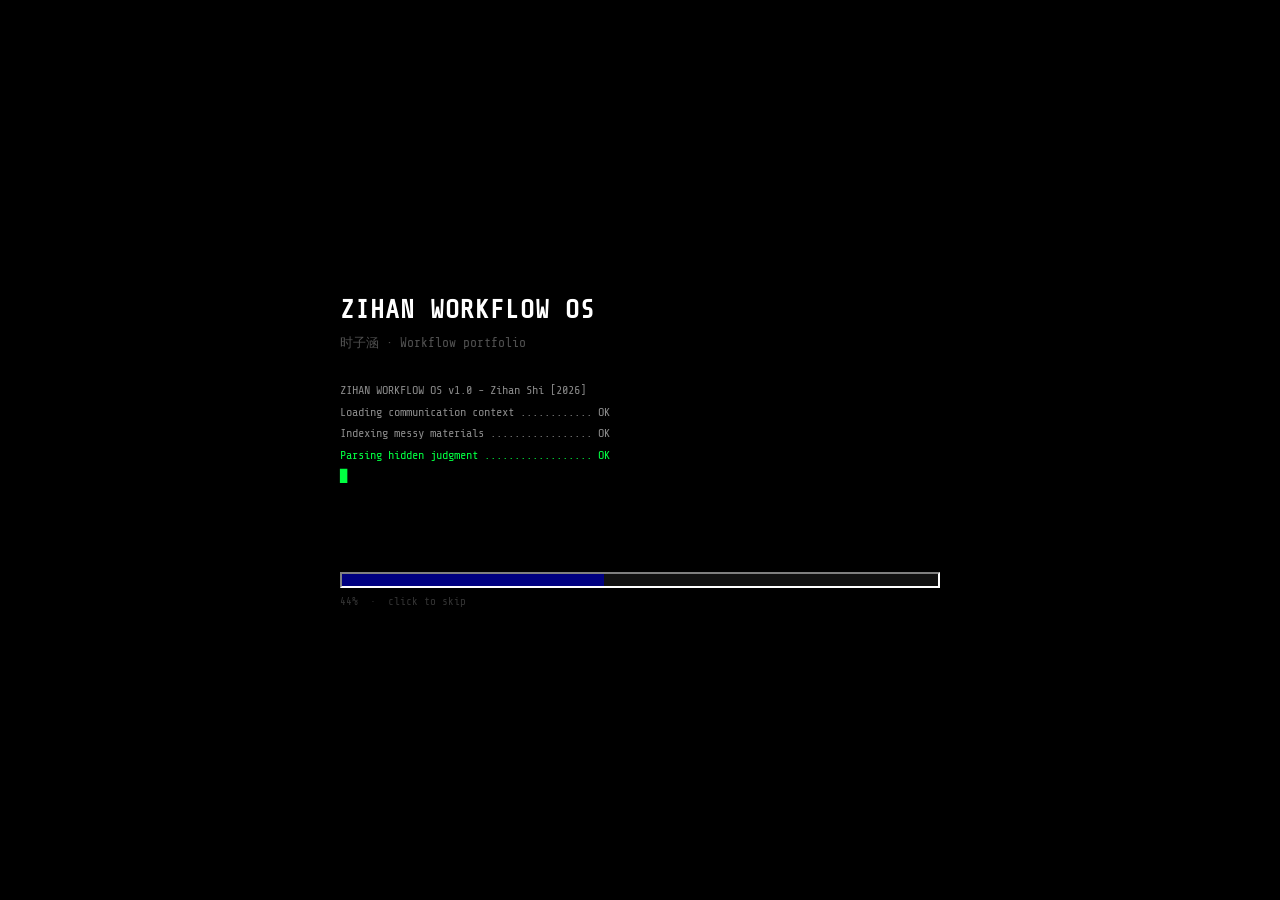
<file: index.html>
<!DOCTYPE html>
  <html lang="zh-CN">
    <head>
      
      <meta charset="UTF-8" />
      <meta name="viewport" content="width=device-width, initial-scale=1.0" />
      <title>时子涵 · AI Workflow Portfolio</title>
      <meta name="description" content="时子涵的个人作品集：汽车公关、AI 工作流、PR Agent 与播客研究所项目展示。" />
      <meta name="robots" content="index, follow" />
      <style>html, body { height: 100%; margin: 0; } #root { height: 100%; }</style>
      
      <script type="module" crossorigin src="./assets/index-CmPvWAl0.js"></script>
      <link rel="stylesheet" crossorigin href="./assets/index-D6s5MkZf.css">
    </head>

    <body>
      
      <div id="root"></div>
      
    </body>
  </html>
</file>
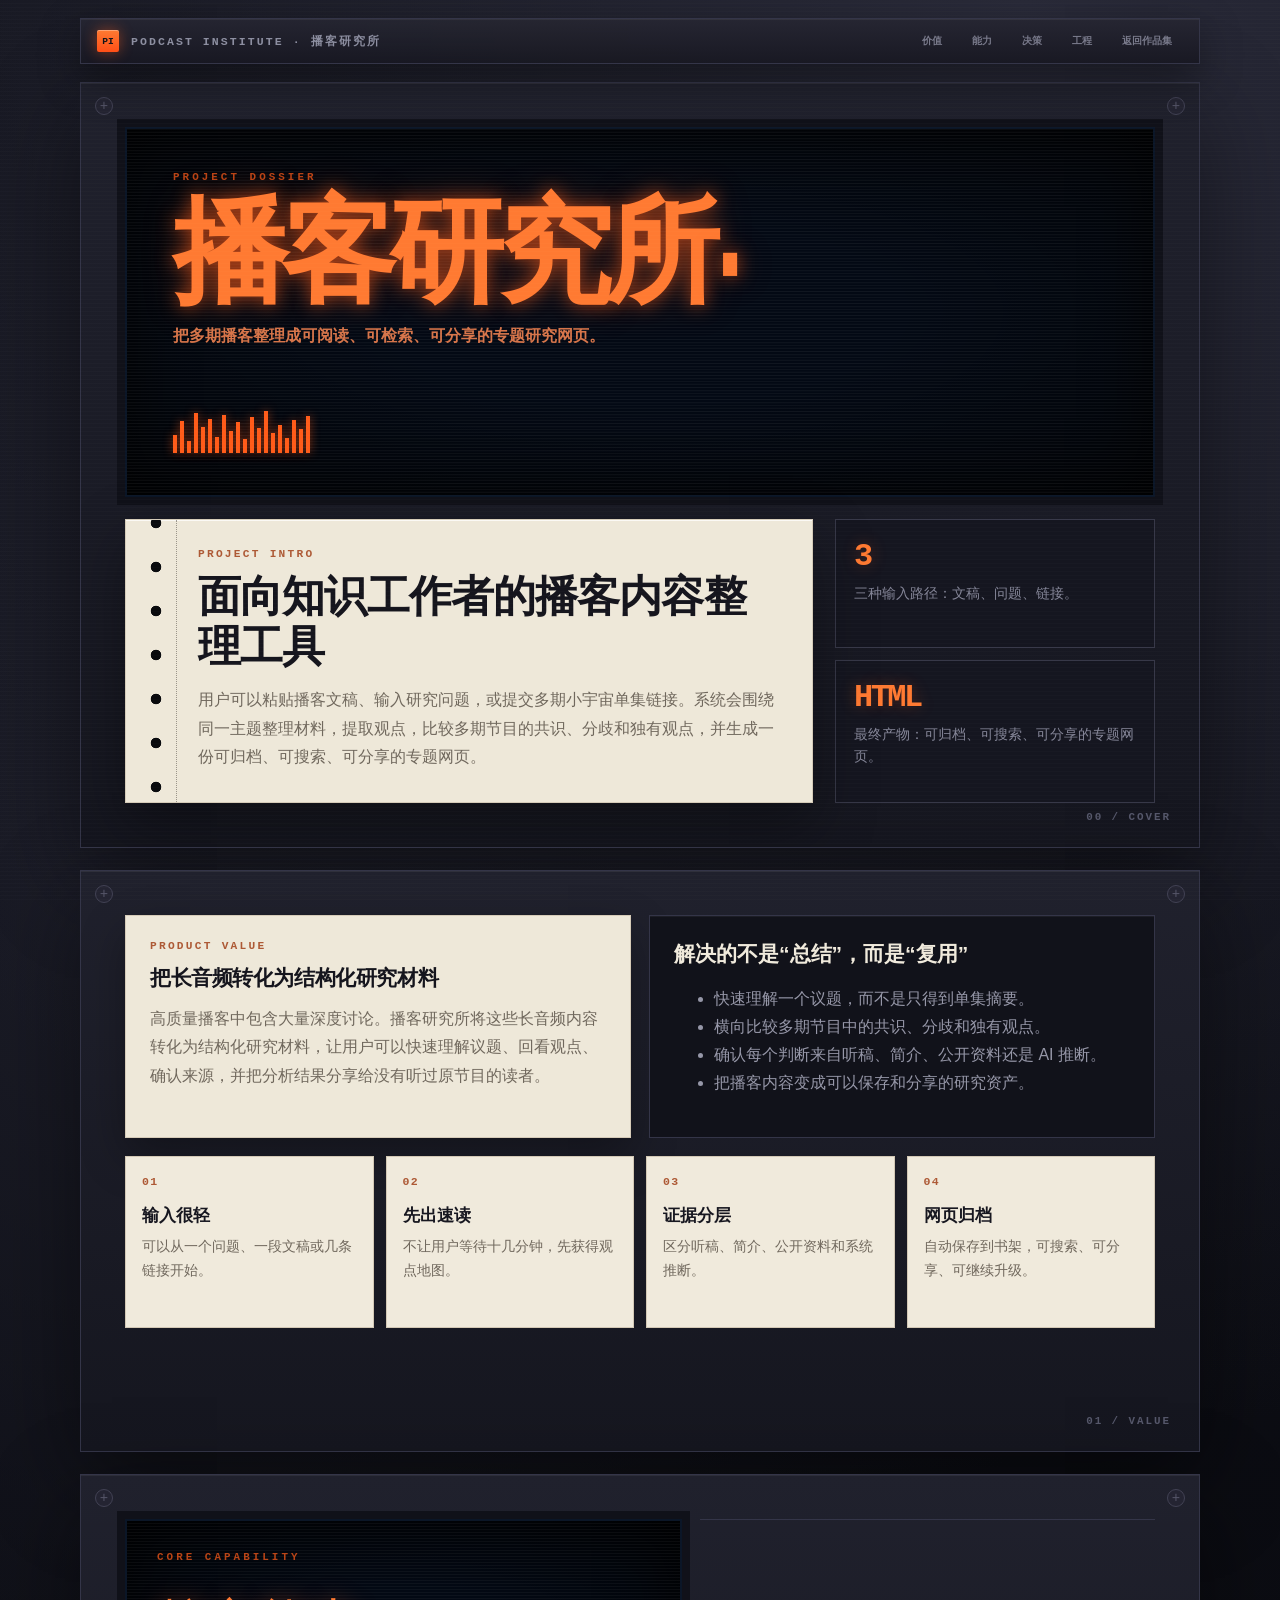
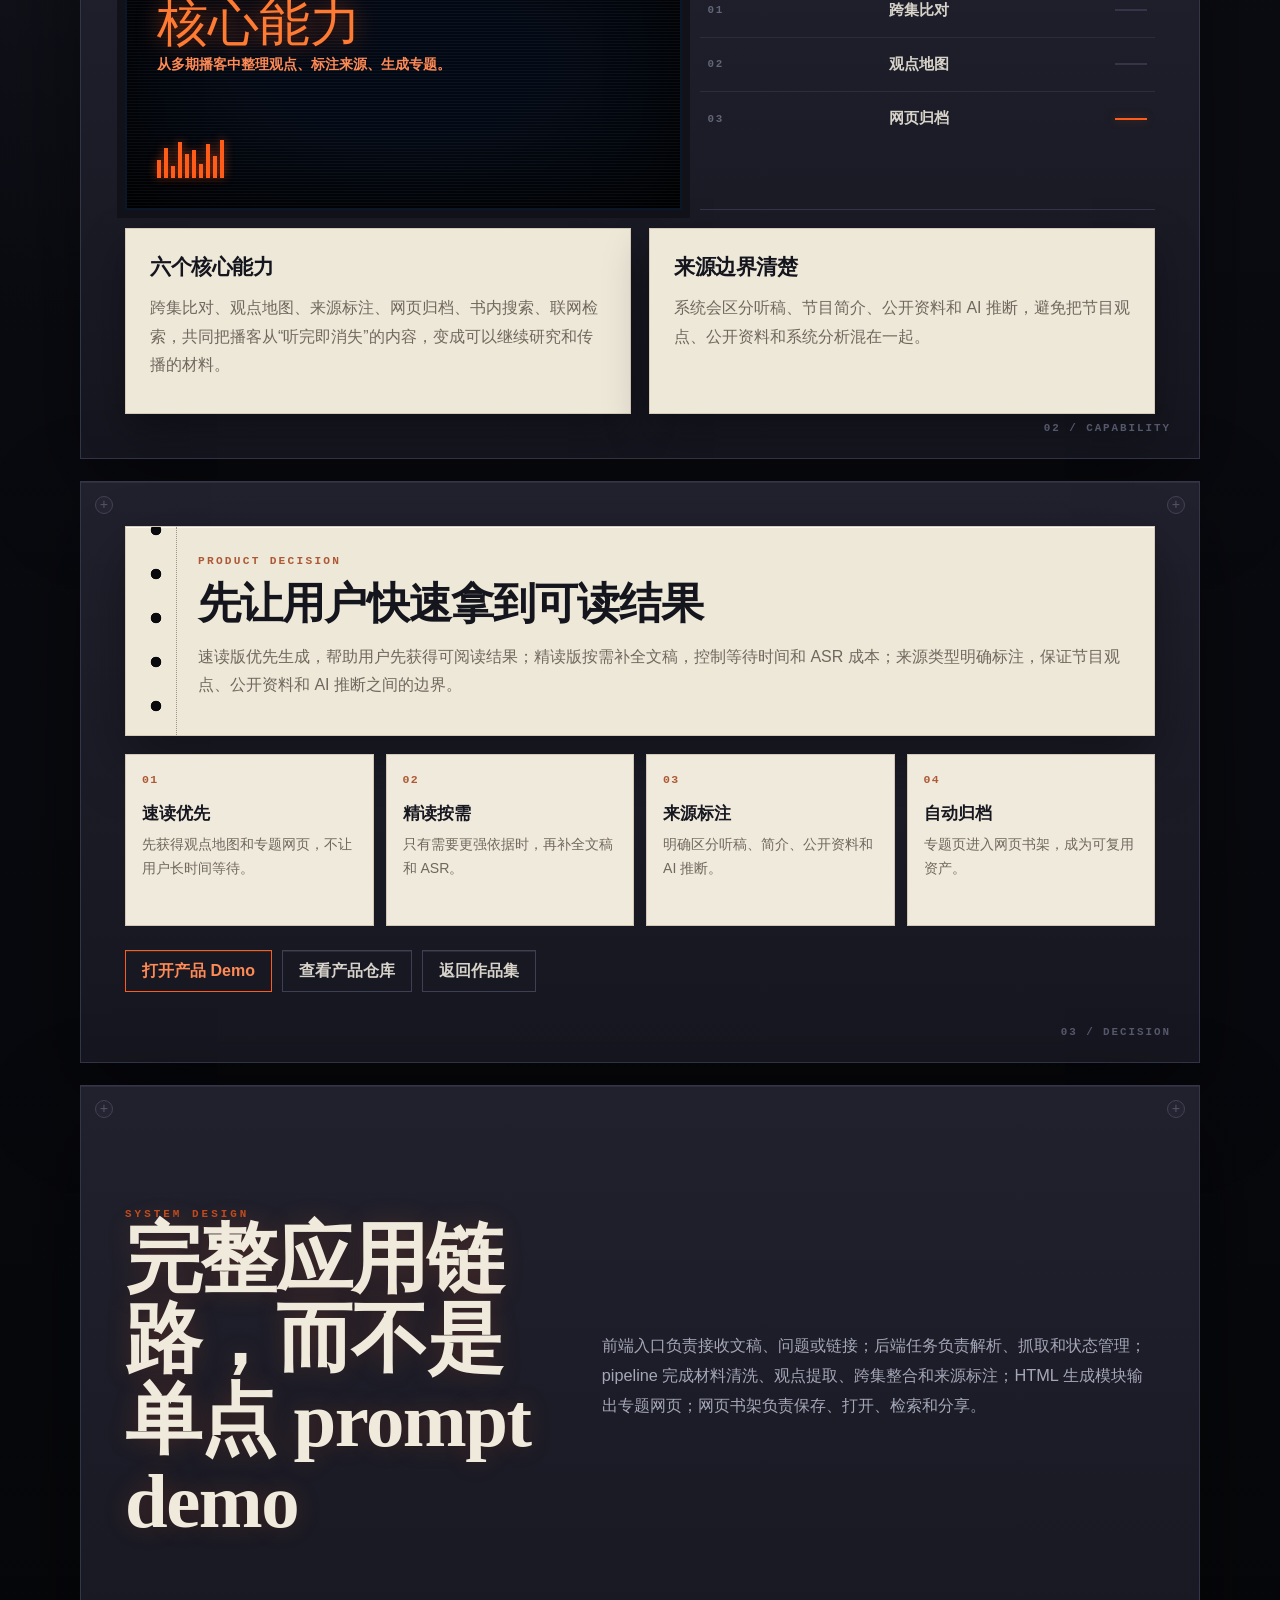
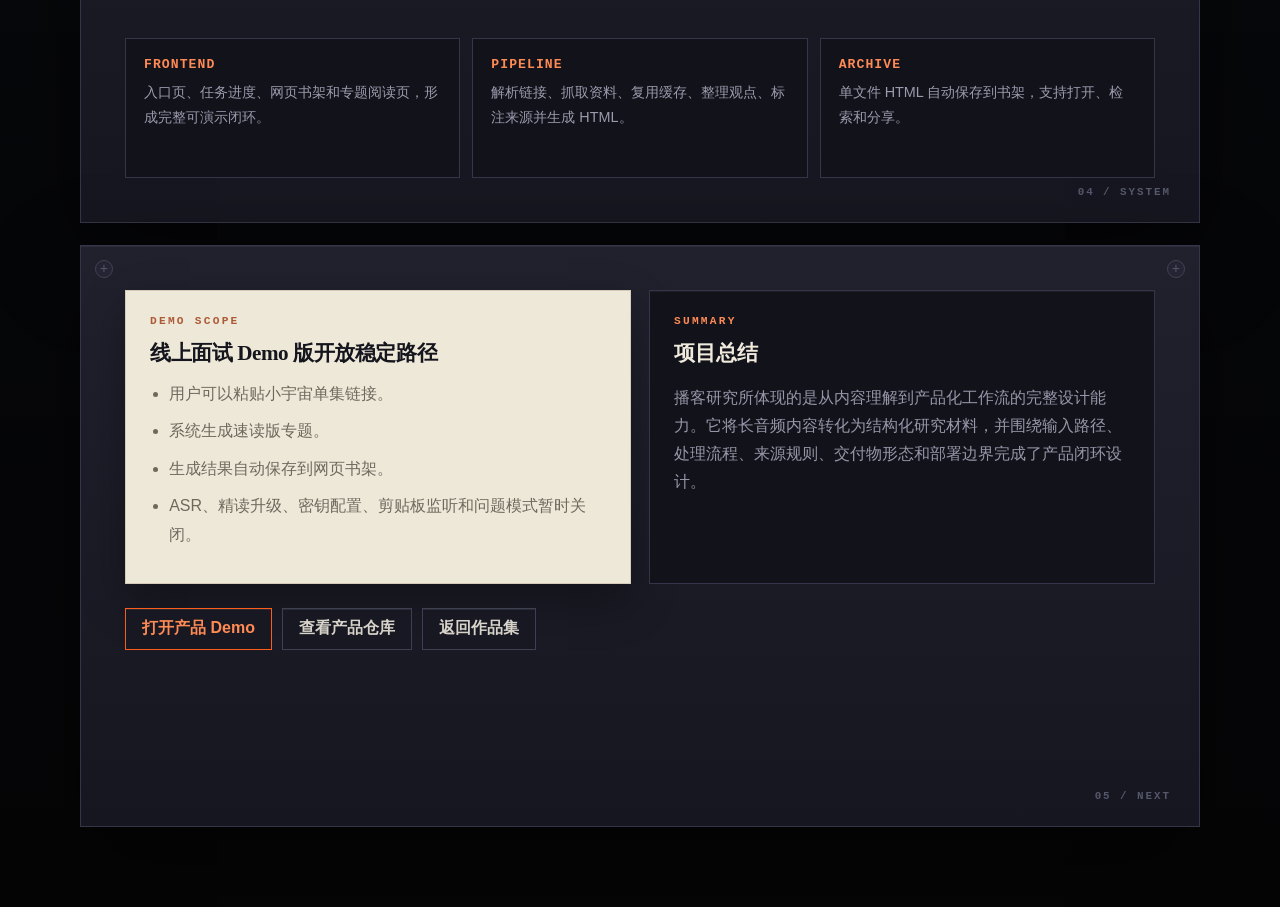
<file: podcast-institute.html>
<!doctype html>
<html lang="zh-CN">
<head>
  <meta charset="utf-8">
  <meta name="viewport" content="width=device-width, initial-scale=1">
  <title>播客研究所 · 项目介绍</title>
  <style>
    :root {
      --bg:#0b0c12;
      --panel:#171822;
      --panel-2:#222331;
      --line:#343548;
      --line-soft:#252638;
      --crt:#030811;
      --orange:#ff5c1a;
      --orange-soft:#ff8a55;
      --paper:#eee8d9;
      --paper-soft:#f7f0df;
      --ink:#171720;
      --muted:#8b8c9d;
      --paper-muted:#70685d;
      --mono:"SFMono-Regular","Menlo","Monaco","Consolas","Courier New",monospace;
      --sans:"PingFang SC","Noto Sans SC",-apple-system,BlinkMacSystemFont,sans-serif;
      --serif:"Songti SC","Noto Serif SC","STSong",serif;
    }

    * { box-sizing:border-box }
    html { scroll-behavior:smooth }
    body {
      margin:0;
      min-height:100vh;
      color:#f0eadc;
      background:
        radial-gradient(circle at 80% 0%, #292a39 0, transparent 34%),
        radial-gradient(circle at 12% 22%, #1b1c27 0, transparent 30%),
        linear-gradient(180deg,#11121a 0,#08090e 62%,#050506 100%);
      font-family:var(--sans);
      overflow-x:hidden;
    }

    body::before {
      content:"";
      position:fixed;
      inset:0;
      pointer-events:none;
      background:
        repeating-linear-gradient(0deg, rgba(255,255,255,.025) 0 1px, transparent 1px 4px),
        radial-gradient(ellipse at center, transparent 35%, rgba(0,0,0,.42) 100%);
      mix-blend-mode:screen;
      opacity:.5;
      z-index:10;
    }

    a { color:inherit }

    .deck-shell {
      width:min(1120px, calc(100% - 32px));
      margin:0 auto;
      padding:18px 0 80px;
    }

    .topbar {
      position:sticky;
      top:12px;
      z-index:20;
      display:flex;
      align-items:center;
      justify-content:space-between;
      gap:16px;
      min-height:46px;
      padding:0 16px;
      border:1px solid var(--line);
      background:linear-gradient(180deg,rgba(38,38,50,.94),rgba(24,24,34,.94));
      backdrop-filter:blur(14px);
      box-shadow:0 14px 40px rgba(0,0,0,.38), inset 0 1px 0 rgba(255,255,255,.06);
    }

    .brand {
      display:flex;
      align-items:center;
      gap:12px;
      min-width:0;
      color:#8d8fa1;
      font:900 .72rem var(--mono);
      letter-spacing:.18em;
      text-transform:uppercase;
    }

    .brand-mark {
      display:grid;
      place-items:center;
      width:22px;
      height:22px;
      border-radius:2px;
      color:#12131a;
      background:linear-gradient(180deg,#ff7a32,#ff4f17);
      box-shadow:0 0 14px rgba(255,92,26,.46), inset 0 1px 0 rgba(255,255,255,.32);
      font:900 .6rem var(--mono);
      letter-spacing:0;
    }

    .nav {
      display:flex;
      align-items:center;
      gap:8px;
      color:#797a8b;
      font:900 .65rem var(--mono);
    }

    .nav a {
      padding:7px 10px;
      border:1px solid transparent;
      text-decoration:none;
      white-space:nowrap;
    }

    .nav a:hover {
      border-color:#444658;
      color:#ff8a55;
    }

    .slides {
      display:grid;
      gap:22px;
      margin-top:18px;
    }

    .slide {
      position:relative;
      min-height:580px;
      border:1px solid var(--line);
      background:linear-gradient(180deg,#20212d,#15161f);
      box-shadow:0 32px 90px rgba(0,0,0,.46), inset 0 1px 0 rgba(255,255,255,.06);
      overflow:hidden;
    }

    .slide::before,
    .slide::after {
      content:"+";
      position:absolute;
      top:14px;
      display:grid;
      place-items:center;
      width:16px;
      height:16px;
      border:1px solid #424254;
      border-radius:50%;
      color:#555568;
      background:#242432;
      font:400 14px var(--mono);
      z-index:2;
    }

    .slide::before { left:14px }
    .slide::after { right:14px }

    .slide-inner {
      position:relative;
      z-index:1;
      min-height:580px;
      padding:44px;
    }

    .screen {
      position:relative;
      border:2px solid #0b1627;
      background:#030914;
      box-shadow:inset 0 0 64px rgba(0,0,0,.92), 0 0 0 8px #101119;
      overflow:hidden;
    }

    .screen::before {
      content:"";
      position:absolute;
      inset:0;
      pointer-events:none;
      background:
        repeating-linear-gradient(0deg, transparent 0 2px, rgba(255,255,255,.04) 2px 3px),
        radial-gradient(ellipse at center, transparent 35%, rgba(0,0,0,.72) 100%);
      z-index:3;
    }

    .kicker {
      position:relative;
      z-index:4;
      color:var(--orange);
      font:900 .68rem var(--mono);
      letter-spacing:.28em;
      text-transform:uppercase;
      opacity:.72;
    }

    .hero-screen {
      min-height:358px;
      padding:42px 46px;
    }

    .hero-title {
      position:relative;
      z-index:4;
      max-width:720px;
      margin:16px 0 0;
      color:#ff7a32;
      font-family:var(--serif);
      font-size:clamp(3.2rem, 9vw, 7.2rem);
      line-height:.92;
      letter-spacing:-.06em;
      text-shadow:0 0 18px rgba(255,92,26,.62), 0 0 40px rgba(255,92,26,.22);
    }

    .hero-title span {
      animation:cursorBlink 1.1s steps(1) infinite;
      font-size:.42em;
      margin-left:.08em;
      vertical-align:.18em;
    }

    .hero-sub {
      position:relative;
      z-index:4;
      margin:18px 0 0;
      max-width:560px;
      color:#ff8a55;
      font-weight:800;
      line-height:1.65;
      opacity:.84;
    }

    .signal {
      position:relative;
      z-index:4;
      display:flex;
      align-items:end;
      gap:3px;
      height:60px;
      margin-top:44px;
    }

    .signal i {
      width:4px;
      min-height:8px;
      background:#ff5c1a;
      box-shadow:0 0 10px rgba(255,92,26,.6);
      animation:bar 840ms ease-in-out infinite alternate;
    }

    .signal i:nth-child(2n) { animation-duration:620ms }
    .signal i:nth-child(3n) { animation-duration:1120ms }

    .hero-grid {
      display:grid;
      grid-template-columns:1fr 320px;
      gap:22px;
      margin-top:22px;
    }

    .receipt {
      position:relative;
      background:var(--paper);
      color:var(--ink);
      border:1px solid #d5cbb8;
      box-shadow:0 24px 56px rgba(0,0,0,.36), inset 0 1px 0 rgba(255,255,255,.75);
      padding:28px 30px 30px 72px;
      min-height:210px;
    }

    .receipt::before {
      content:"";
      position:absolute;
      left:24px;
      top:0;
      bottom:0;
      width:12px;
      background:radial-gradient(circle,#090a0d 0 5px,transparent 5.6px) center 25px/12px 44px repeat-y;
    }

    .receipt::after {
      content:"";
      position:absolute;
      left:50px;
      top:0;
      bottom:0;
      border-left:1px dotted rgba(55,50,44,.46);
    }

    .receipt > * { position:relative; z-index:1 }

    .receipt h2,
    .paper-card h3,
    .statement h2 {
      margin:0;
      font-family:var(--serif);
      font-weight:800;
      letter-spacing:-.02em;
      color:#15151d;
    }

    .receipt h2 {
      font-size:clamp(1.7rem,4vw,2.7rem);
      line-height:1.15;
    }

    .receipt p {
      color:var(--paper-muted);
      line-height:1.8;
      margin:14px 0 0;
    }

    .receipt-label,
    .section-no {
      color:#ad5935;
      font:900 .7rem var(--mono);
      letter-spacing:.2em;
      text-transform:uppercase;
      margin-bottom:12px;
    }

    .metric-stack {
      display:grid;
      gap:12px;
    }

    .metric {
      border:1px solid #373848;
      background:#151620;
      padding:18px;
      min-height:112px;
    }

    .metric strong {
      display:block;
      color:#ff7a32;
      font:900 2rem var(--mono);
      letter-spacing:-.08em;
      text-shadow:0 0 16px rgba(255,92,26,.28);
    }

    .metric span {
      display:block;
      color:#858698;
      margin-top:8px;
      font-size:.88rem;
      line-height:1.55;
    }

    .two-col {
      display:grid;
      grid-template-columns:1fr 1fr;
      gap:18px;
      align-items:stretch;
    }

    .paper-card {
      background:var(--paper);
      color:var(--ink);
      border:1px solid #d6cbb8;
      padding:24px;
      box-shadow:0 18px 42px rgba(0,0,0,.3);
    }

    .paper-card h3 {
      font-size:1.32rem;
      line-height:1.35;
      margin-top:0;
      margin-bottom:12px;
    }

    .paper-card p,
    .paper-card li {
      color:var(--paper-muted);
      line-height:1.8;
      margin:.55em 0;
    }

    .paper-card ul {
      padding-left:1.2em;
      margin:0;
    }

    .dark-card {
      border:1px solid #343548;
      background:#11121a;
      color:#d8d3ca;
      padding:24px;
      box-shadow:inset 0 1px 0 rgba(255,255,255,.05);
    }

    .dark-card h3 {
      margin:0 0 12px;
      color:#f0eadc;
      font-size:1.32rem;
      line-height:1.35;
    }

    .dark-card .receipt-label {
      color:#ff8a55;
    }

    .dark-card p,
    .dark-card li {
      color:#9697a8;
      line-height:1.75;
    }

    .product-flow {
      display:grid;
      grid-template-columns:repeat(4,1fr);
      gap:12px;
      margin-top:18px;
    }

    .flow-step {
      min-height:172px;
      background:#f0eadc;
      color:#171720;
      border:1px solid #d3c8b5;
      padding:18px 16px;
      position:relative;
    }

    .flow-step::before {
      content:attr(data-step);
      display:block;
      color:#ad5935;
      font:900 .72rem var(--mono);
      letter-spacing:.12em;
      margin-bottom:16px;
    }

    .flow-step strong {
      display:block;
      font-size:1.05rem;
      margin-bottom:8px;
    }

    .flow-step span {
      color:#70685d;
      font-size:.88rem;
      line-height:1.7;
    }

    .machine-demo {
      display:grid;
      grid-template-columns:1.1fr .9fr;
      gap:18px;
      align-items:stretch;
    }

    .mini-terminal {
      min-height:286px;
      padding:30px;
    }

    .terminal-title {
      position:relative;
      z-index:4;
      color:#ff7a32;
      font-family:var(--serif);
      font-size:3.2rem;
      line-height:1;
      margin:34px 0 8px;
      text-shadow:0 0 22px rgba(255,92,26,.5);
    }

    .terminal-copy {
      position:relative;
      z-index:4;
      color:#ff8a55;
      font:800 .86rem var(--sans);
    }

    .capability-list {
      display:grid;
      gap:0;
      align-content:center;
      border-top:1px solid #343548;
      border-bottom:1px solid #343548;
    }

    .capability-item {
      display:flex;
      align-items:center;
      justify-content:space-between;
      min-height:54px;
      border:0;
      border-bottom:1px solid #2b2c3c;
      background:transparent;
      color:#d8d3ca;
      font:900 .95rem var(--sans);
      box-shadow:none;
      padding:0 8px;
    }

    .capability-item:last-child {
      border-bottom:0;
    }

    .capability-item::before {
      content:attr(data-no);
      color:#626477;
      font:900 .68rem var(--mono);
      letter-spacing:.14em;
    }

    .capability-item::after {
      content:"";
      width:32px;
      height:2px;
      background:#343548;
    }

    .capability-item.is-primary::after {
      background:#ff5c1a;
      box-shadow:0 0 10px rgba(255,92,26,.35);
    }

    .architecture {
      display:grid;
      grid-template-columns:1fr 1fr 1fr;
      gap:12px;
      margin-top:18px;
    }

    .arch-node {
      border:1px solid #343548;
      background:#11121a;
      padding:18px;
      min-height:140px;
    }

    .arch-node strong {
      display:block;
      color:#ff8a55;
      margin-bottom:8px;
      font:900 .82rem var(--mono);
      letter-spacing:.08em;
      text-transform:uppercase;
    }

    .arch-node span {
      color:#9a9bad;
      line-height:1.75;
      font-size:.9rem;
    }

    .statement {
      display:grid;
      grid-template-columns:.9fr 1.1fr;
      gap:24px;
      align-items:center;
      min-height:490px;
    }

    .statement h2 {
      color:#f0eadc;
      font-size:clamp(2.4rem,6vw,4.8rem);
      line-height:1.05;
      text-shadow:0 0 26px rgba(255,92,26,.18);
    }

    .statement p {
      color:#a5a6b8;
      line-height:1.85;
      font-size:1.02rem;
    }

    .cta-row {
      display:flex;
      flex-wrap:wrap;
      gap:10px;
      margin-top:24px;
    }

    .cta {
      display:inline-flex;
      align-items:center;
      justify-content:center;
      min-height:42px;
      padding:0 16px;
      border:1px solid #ff5c1a;
      color:#ff8a55;
      background:#171821;
      text-decoration:none;
      font-weight:900;
      box-shadow:inset 0 1px 0 rgba(255,255,255,.08);
    }

    .cta.secondary {
      border-color:#3d3f52;
      color:#d8d3ca;
    }

    .cta.is-disabled {
      border-color:#3d3f52;
      color:#7b7c8b;
      cursor:default;
      opacity:.72;
      pointer-events:none;
    }

    .cta:active {
      transform:translateY(2px);
    }

    .side-index {
      position:absolute;
      right:28px;
      bottom:24px;
      color:#55576a;
      font:900 .68rem var(--mono);
      letter-spacing:.18em;
    }

    @keyframes cursorBlink {
      0%,45% { opacity:1 }
      50%,95% { opacity:0 }
      100% { opacity:1 }
    }

    @keyframes bar {
      from { height:8px; opacity:.45 }
      to { height:42px; opacity:1 }
    }

    @media (max-width: 860px) {
      .deck-shell { width:min(100% - 18px, 1120px); padding-top:10px }
      .topbar { position:relative; top:0; align-items:flex-start; flex-direction:column; padding:12px }
      .nav { width:100%; overflow:auto; padding-bottom:2px }
      .slide,
      .slide-inner { min-height:auto }
      .slide-inner { padding:26px 18px }
      .hero-grid,
      .two-col,
      .machine-demo,
      .statement { grid-template-columns:1fr }
      .product-flow,
      .architecture { grid-template-columns:1fr }
      .hero-screen { min-height:320px; padding:30px 24px }
      .hero-title { font-size:3.6rem }
      .receipt { padding:24px 22px 26px 58px }
      .statement h2 { font-size:2.6rem }
    }

    @media print {
      body { background:#fff }
      body::before,.topbar { display:none }
      .deck-shell { width:100%; padding:0 }
      .slide { break-after:page; box-shadow:none }
    }
  </style>
</head>
<body>
  <div class="deck-shell">
    <header class="topbar">
      <div class="brand"><span class="brand-mark">PI</span><span>Podcast Institute · 播客研究所</span></div>
      <nav class="nav" aria-label="项目页导航">
        <a href="#value">价值</a>
        <a href="#capability">能力</a>
        <a href="#decision">决策</a>
        <a href="#system">工程</a>
        <a href="index.html">返回作品集</a>
      </nav>
    </header>

    <main class="slides">
      <section class="slide" id="cover">
        <div class="slide-inner">
          <div class="screen hero-screen">
            <div class="kicker">PROJECT DOSSIER</div>
            <h1 class="hero-title">播客研究所<span>▮</span></h1>
            <p class="hero-sub">把多期播客整理成可阅读、可检索、可分享的专题研究网页。</p>
            <div class="signal" aria-hidden="true">
              <i style="height:18px"></i><i style="height:32px"></i><i style="height:12px"></i><i style="height:40px"></i><i style="height:26px"></i>
              <i style="height:34px"></i><i style="height:16px"></i><i style="height:38px"></i><i style="height:22px"></i><i style="height:31px"></i>
              <i style="height:14px"></i><i style="height:36px"></i><i style="height:25px"></i><i style="height:42px"></i><i style="height:20px"></i>
              <i style="height:28px"></i><i style="height:15px"></i><i style="height:33px"></i><i style="height:24px"></i><i style="height:37px"></i>
            </div>
          </div>
          <div class="hero-grid">
            <article class="receipt">
              <div class="receipt-label">PROJECT INTRO</div>
              <h2>面向知识工作者的播客内容整理工具</h2>
              <p>用户可以粘贴播客文稿、输入研究问题，或提交多期小宇宙单集链接。系统会围绕同一主题整理材料，提取观点，比较多期节目的共识、分歧和独有观点，并生成一份可归档、可搜索、可分享的专题网页。</p>
            </article>
            <div class="metric-stack">
              <div class="metric"><strong>3</strong><span>三种输入路径：文稿、问题、链接。</span></div>
              <div class="metric"><strong>HTML</strong><span>最终产物：可归档、可搜索、可分享的专题网页。</span></div>
            </div>
          </div>
          <div class="side-index">00 / COVER</div>
        </div>
      </section>

      <section class="slide" id="value">
        <div class="slide-inner">
          <div class="two-col">
            <article class="paper-card">
              <div class="receipt-label">PRODUCT VALUE</div>
              <h3>把长音频转化为结构化研究材料</h3>
              <p>高质量播客中包含大量深度讨论。播客研究所将这些长音频内容转化为结构化研究材料，让用户可以快速理解议题、回看观点、确认来源，并把分析结果分享给没有听过原节目的读者。</p>
            </article>
            <article class="dark-card">
              <h3>解决的不是“总结”，而是“复用”</h3>
              <ul>
                <li>快速理解一个议题，而不是只得到单集摘要。</li>
                <li>横向比较多期节目中的共识、分歧和独有观点。</li>
                <li>确认每个判断来自听稿、简介、公开资料还是 AI 推断。</li>
                <li>把播客内容变成可以保存和分享的研究资产。</li>
              </ul>
            </article>
          </div>
          <div class="product-flow">
            <div class="flow-step" data-step="01"><strong>输入很轻</strong><span>可以从一个问题、一段文稿或几条链接开始。</span></div>
            <div class="flow-step" data-step="02"><strong>先出速读</strong><span>不让用户等待十几分钟，先获得观点地图。</span></div>
            <div class="flow-step" data-step="03"><strong>证据分层</strong><span>区分听稿、简介、公开资料和系统推断。</span></div>
            <div class="flow-step" data-step="04"><strong>网页归档</strong><span>自动保存到书架，可搜索、可分享、可继续升级。</span></div>
          </div>
          <div class="side-index">01 / VALUE</div>
        </div>
      </section>

      <section class="slide" id="capability">
        <div class="slide-inner">
          <div class="machine-demo">
            <div class="screen mini-terminal">
              <div class="kicker">CORE CAPABILITY</div>
              <div class="terminal-title">核心能力</div>
              <div class="terminal-copy">从多期播客中整理观点、标注来源、生成专题。</div>
              <div class="signal" aria-hidden="true">
                <i style="height:18px"></i><i style="height:30px"></i><i style="height:12px"></i><i style="height:36px"></i><i style="height:24px"></i>
                <i style="height:28px"></i><i style="height:14px"></i><i style="height:34px"></i><i style="height:22px"></i><i style="height:38px"></i>
              </div>
            </div>
            <div class="capability-list" aria-label="核心能力示意">
              <div class="capability-item" data-no="01">跨集比对</div>
              <div class="capability-item" data-no="02">观点地图</div>
              <div class="capability-item is-primary" data-no="03">网页归档</div>
            </div>
          </div>
          <div class="two-col" style="margin-top:18px">
            <article class="paper-card">
              <h3>六个核心能力</h3>
              <p>跨集比对、观点地图、来源标注、网页归档、书内搜索、联网检索，共同把播客从“听完即消失”的内容，变成可以继续研究和传播的材料。</p>
            </article>
            <article class="paper-card">
              <h3>来源边界清楚</h3>
              <p>系统会区分听稿、节目简介、公开资料和 AI 推断，避免把节目观点、公开资料和系统分析混在一起。</p>
            </article>
          </div>
          <div class="side-index">02 / CAPABILITY</div>
        </div>
      </section>

      <section class="slide" id="decision">
        <div class="slide-inner">
          <article class="receipt">
            <div class="receipt-label">PRODUCT DECISION</div>
            <h2>先让用户快速拿到可读结果</h2>
            <p>速读版优先生成，帮助用户先获得可阅读结果；精读版按需补全文稿，控制等待时间和 ASR 成本；来源类型明确标注，保证节目观点、公开资料和 AI 推断之间的边界。</p>
          </article>
          <div class="product-flow">
            <div class="flow-step" data-step="01"><strong>速读优先</strong><span>先获得观点地图和专题网页，不让用户长时间等待。</span></div>
            <div class="flow-step" data-step="02"><strong>精读按需</strong><span>只有需要更强依据时，再补全文稿和 ASR。</span></div>
            <div class="flow-step" data-step="03"><strong>来源标注</strong><span>明确区分听稿、简介、公开资料和 AI 推断。</span></div>
            <div class="flow-step" data-step="04"><strong>自动归档</strong><span>专题页进入网页书架，成为可复用资产。</span></div>
          </div>
          <div class="cta-row">
            <a class="cta" href="https://podcast-institute-demo.onrender.com" target="_blank" rel="noreferrer">打开产品 Demo</a>
            <a class="cta secondary" href="https://github.com/biu0716/podcast-institute-demo" target="_blank" rel="noreferrer">查看产品仓库</a>
            <a class="cta secondary" href="index.html">返回作品集</a>
          </div>
          <div class="side-index">03 / DECISION</div>
        </div>
      </section>

      <section class="slide" id="system">
        <div class="slide-inner">
          <div class="statement">
            <div>
              <div class="kicker">SYSTEM DESIGN</div>
              <h2>完整应用链路，而不是单点 prompt demo</h2>
            </div>
            <p>前端入口负责接收文稿、问题或链接；后端任务负责解析、抓取和状态管理；pipeline 完成材料清洗、观点提取、跨集整合和来源标注；HTML 生成模块输出专题网页；网页书架负责保存、打开、检索和分享。</p>
          </div>
          <div class="architecture">
            <div class="arch-node"><strong>Frontend</strong><span>入口页、任务进度、网页书架和专题阅读页，形成完整可演示闭环。</span></div>
            <div class="arch-node"><strong>Pipeline</strong><span>解析链接、抓取资料、复用缓存、整理观点、标注来源并生成 HTML。</span></div>
            <div class="arch-node"><strong>Archive</strong><span>单文件 HTML 自动保存到书架，支持打开、检索和分享。</span></div>
          </div>
          <div class="side-index">04 / SYSTEM</div>
        </div>
      </section>

      <section class="slide" id="next">
        <div class="slide-inner">
          <div class="two-col">
            <article class="paper-card">
              <div class="receipt-label">DEMO SCOPE</div>
              <h3>线上面试 Demo 版开放稳定路径</h3>
              <ul>
                <li>用户可以粘贴小宇宙单集链接。</li>
                <li>系统生成速读版专题。</li>
                <li>生成结果自动保存到网页书架。</li>
                <li>ASR、精读升级、密钥配置、剪贴板监听和问题模式暂时关闭。</li>
              </ul>
            </article>
            <article class="dark-card">
              <div class="receipt-label">SUMMARY</div>
              <h3>项目总结</h3>
              <p>播客研究所体现的是从内容理解到产品化工作流的完整设计能力。它将长音频内容转化为结构化研究材料，并围绕输入路径、处理流程、来源规则、交付物形态和部署边界完成了产品闭环设计。</p>
            </article>
          </div>
          <div class="cta-row">
            <a class="cta" href="https://podcast-institute-demo.onrender.com" target="_blank" rel="noreferrer">打开产品 Demo</a>
            <a class="cta secondary" href="https://github.com/biu0716/podcast-institute-demo" target="_blank" rel="noreferrer">查看产品仓库</a>
            <a class="cta secondary" href="index.html">返回作品集</a>
          </div>
          <div class="side-index">05 / NEXT</div>
        </div>
      </section>
    </main>
  </div>
</body>
</html>
</file>
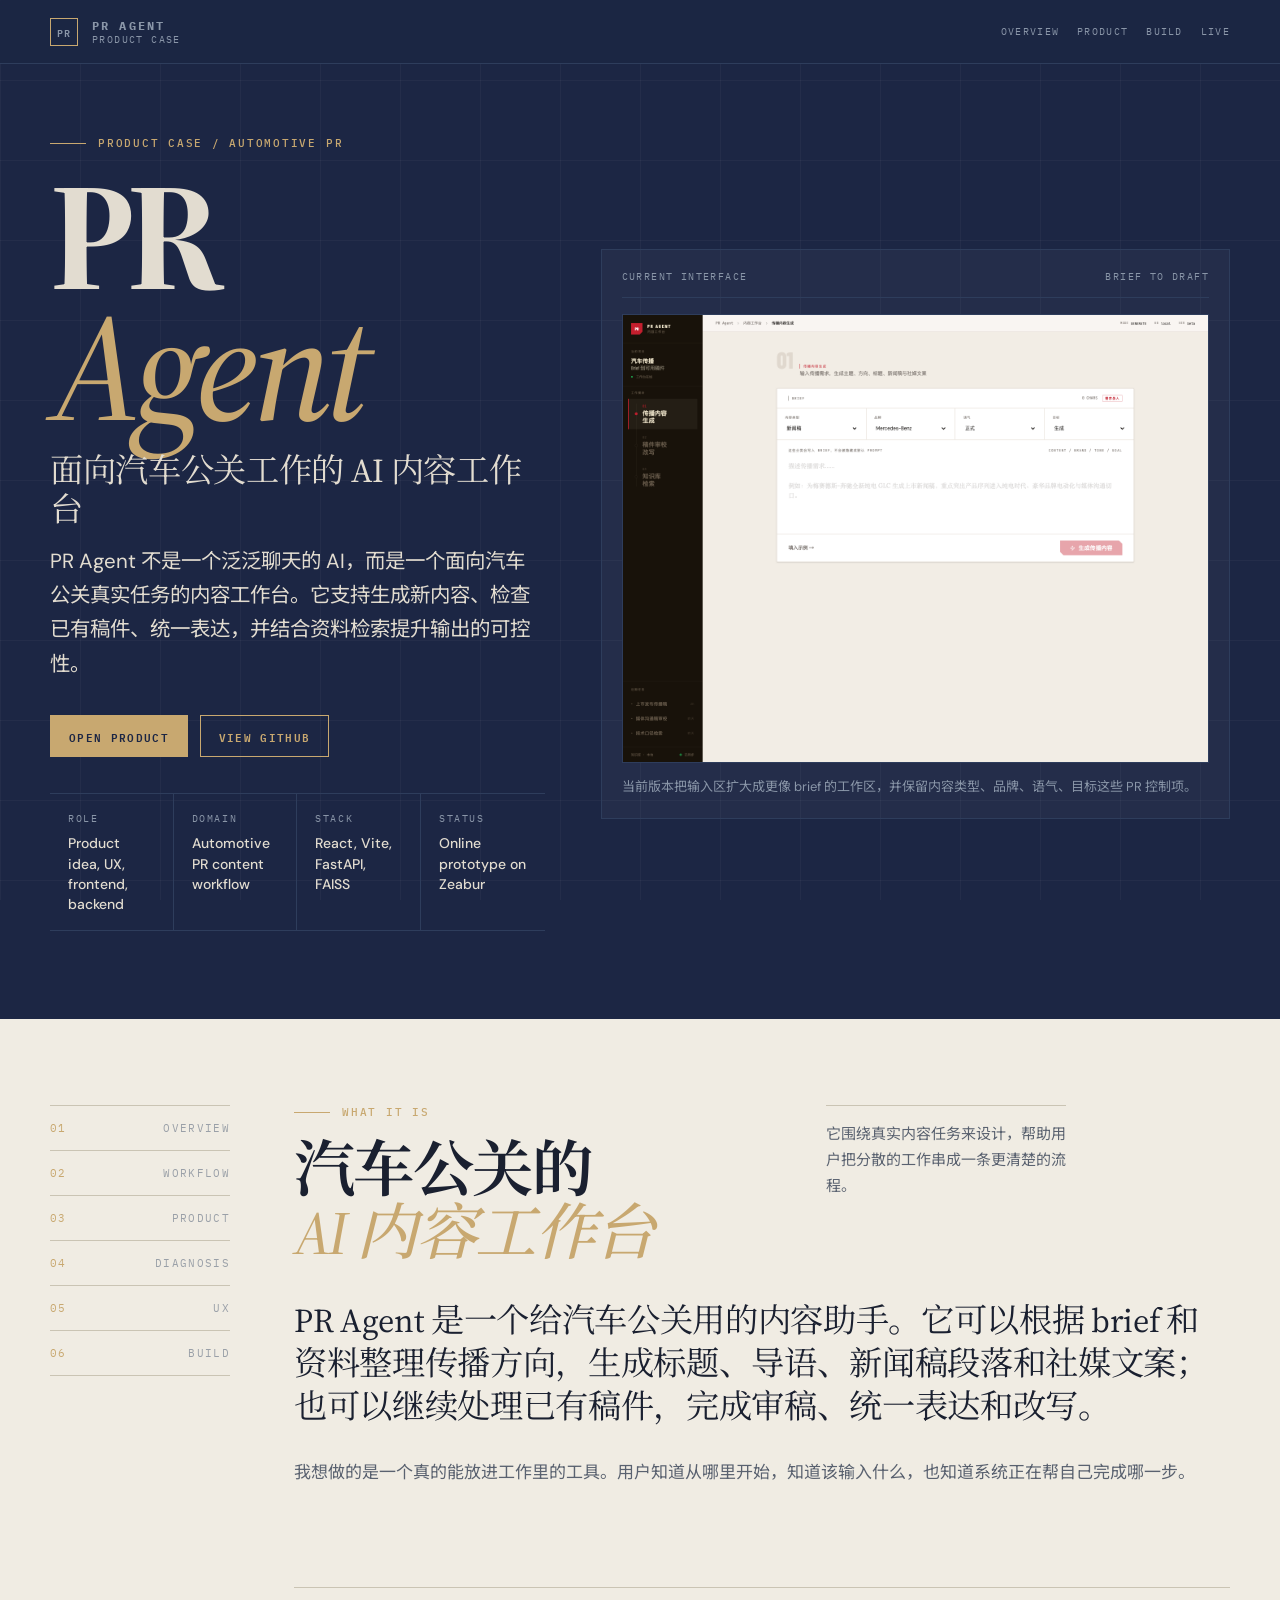
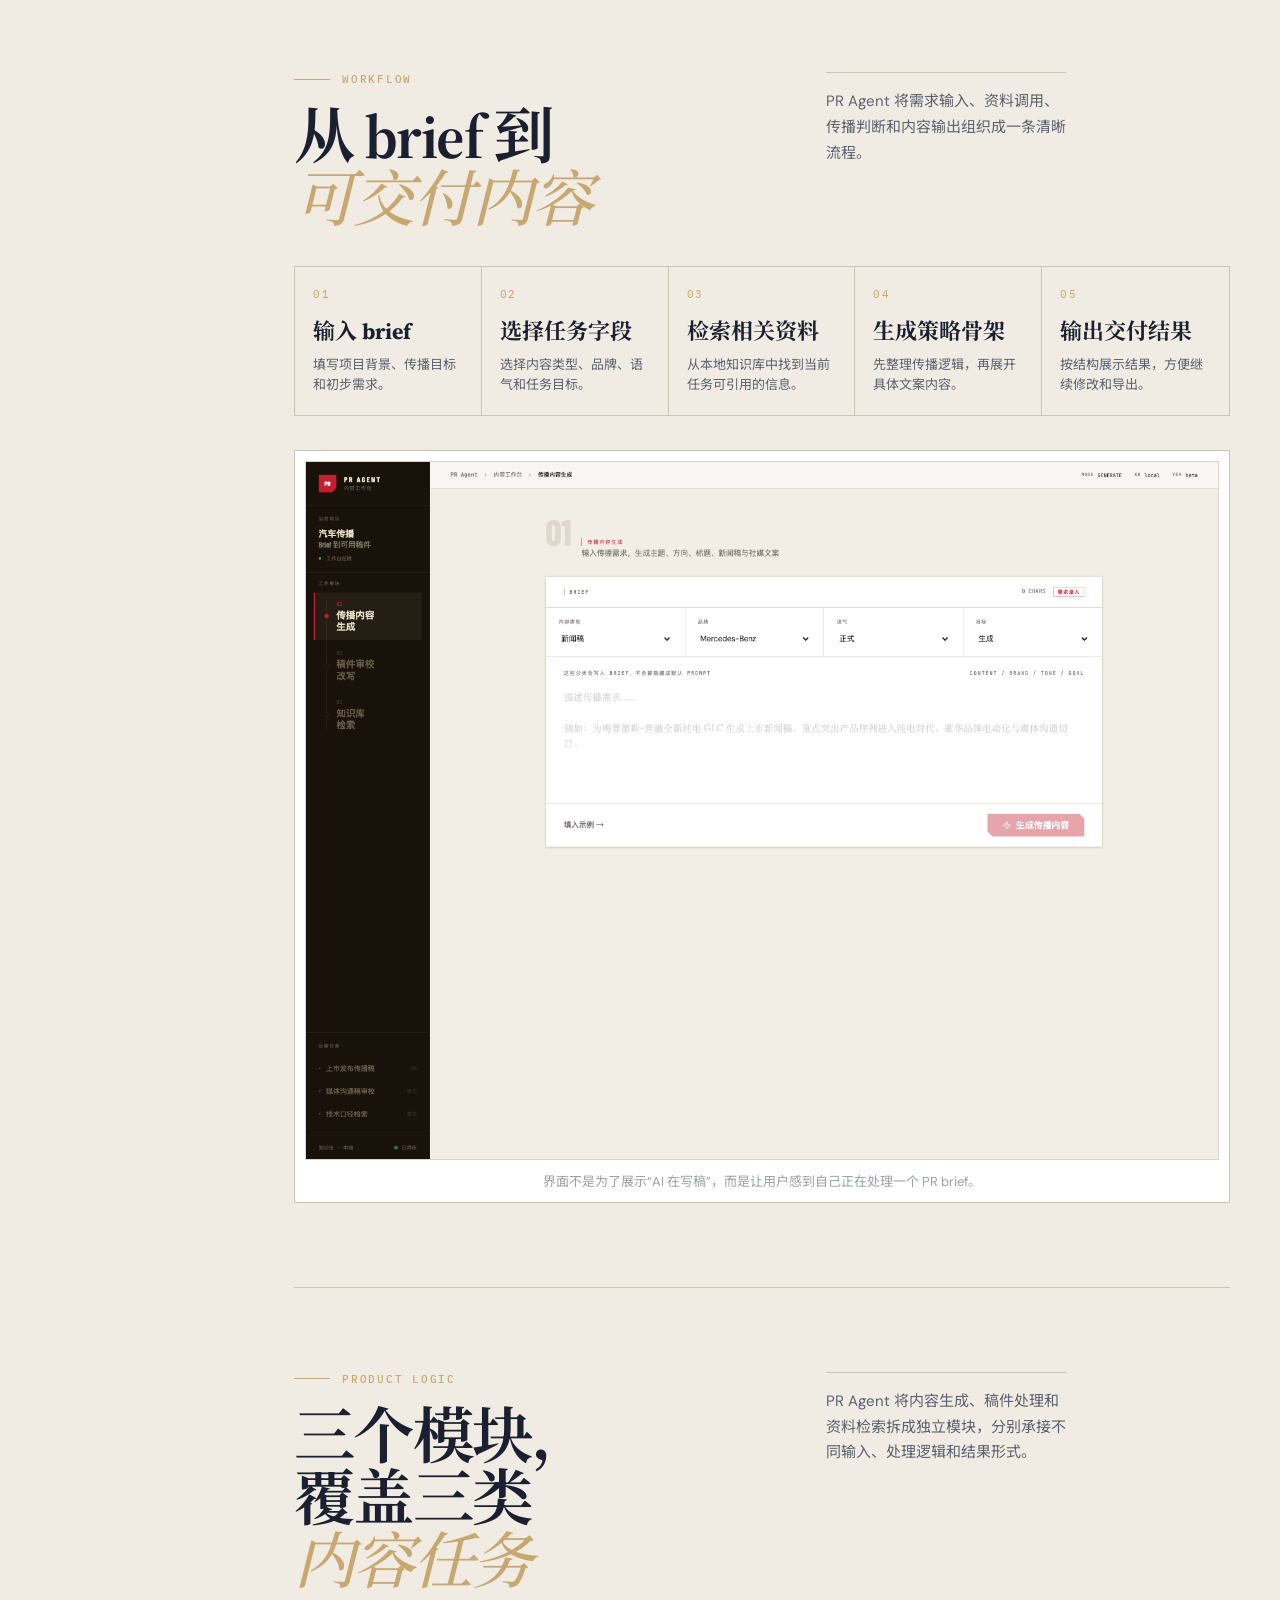
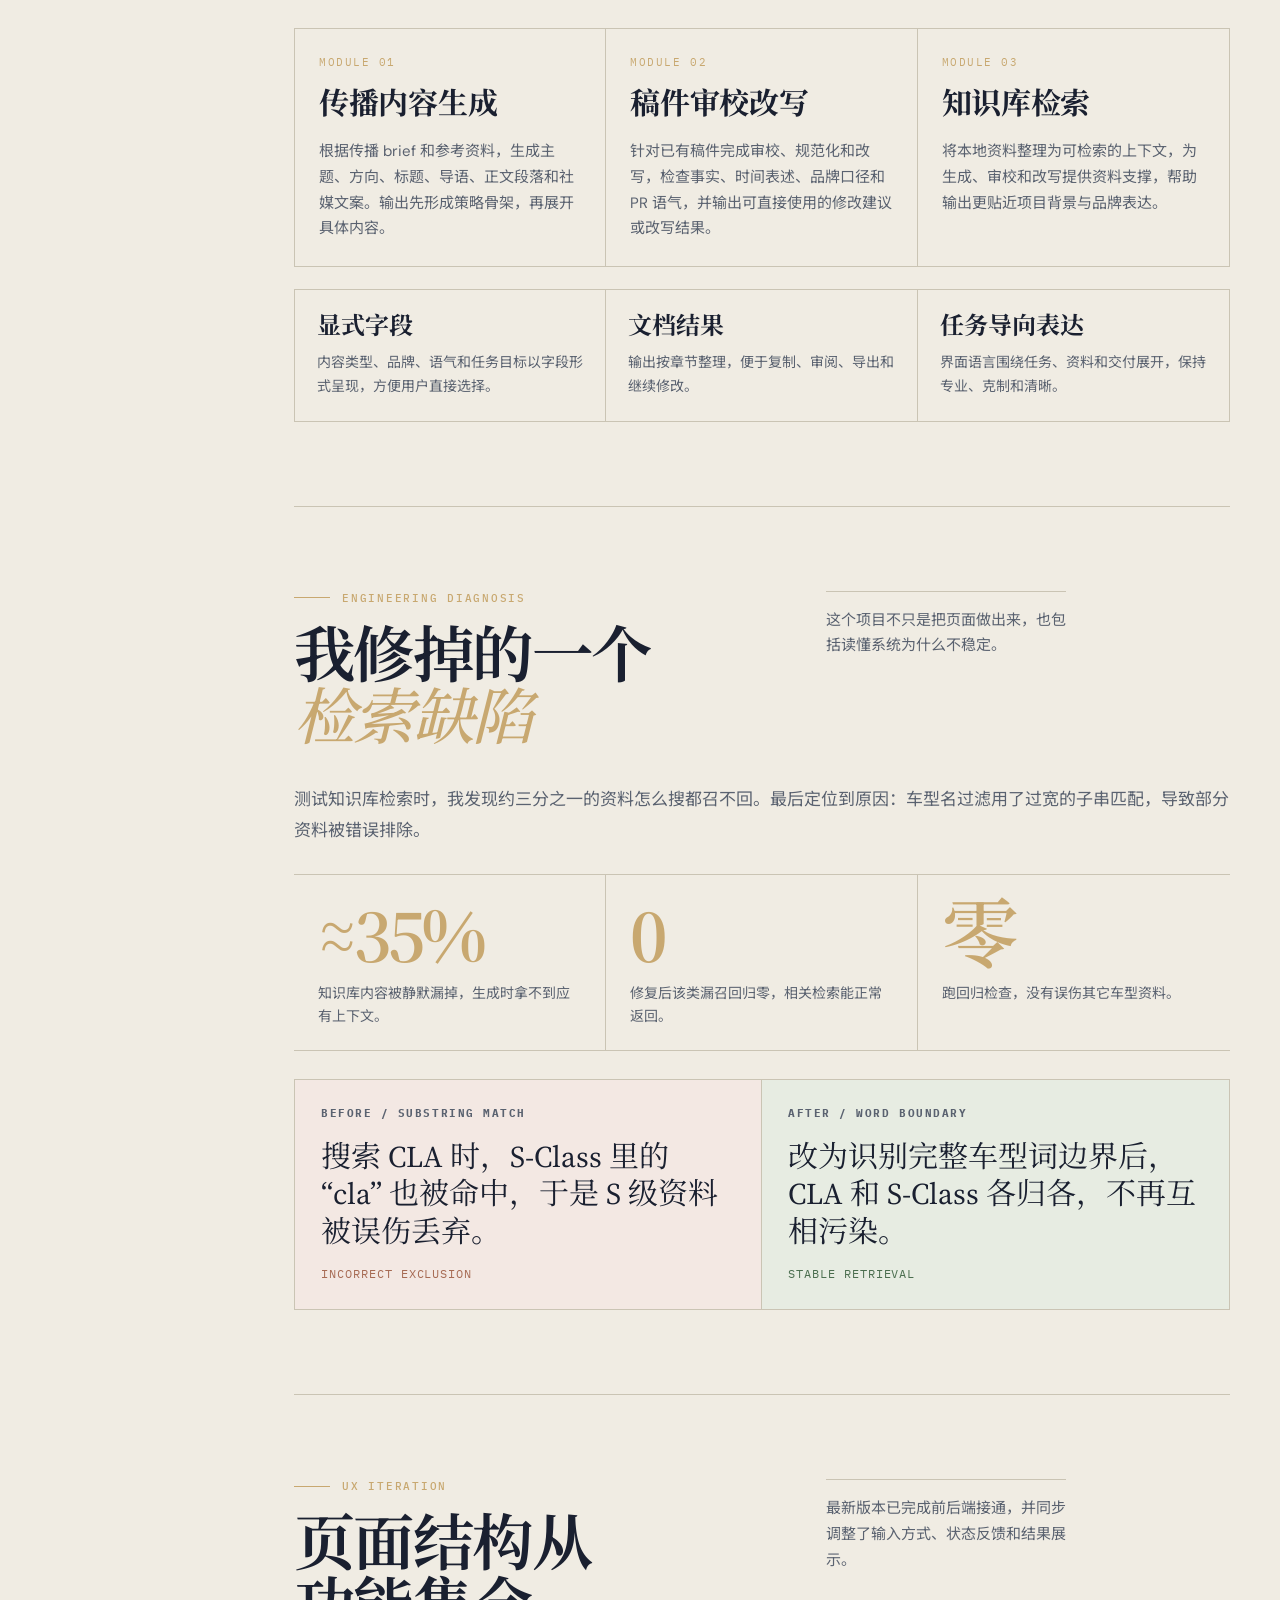
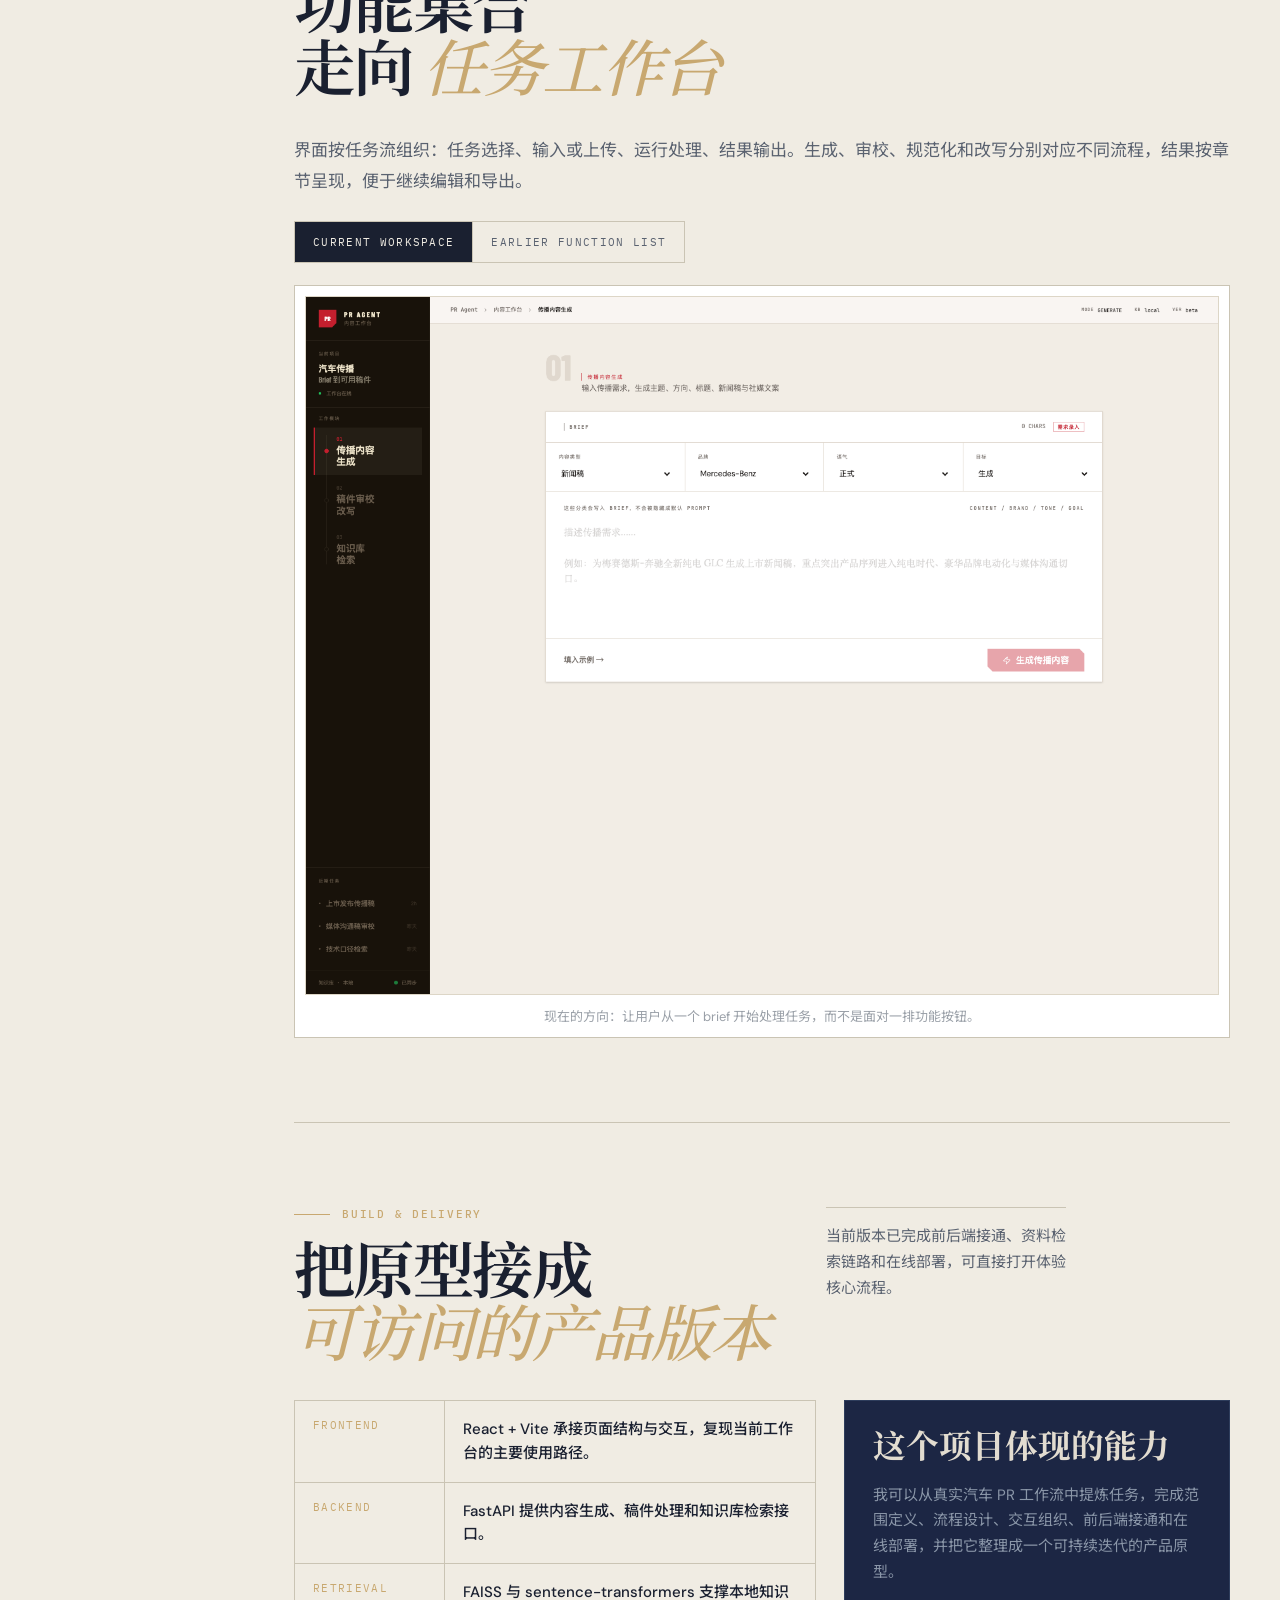
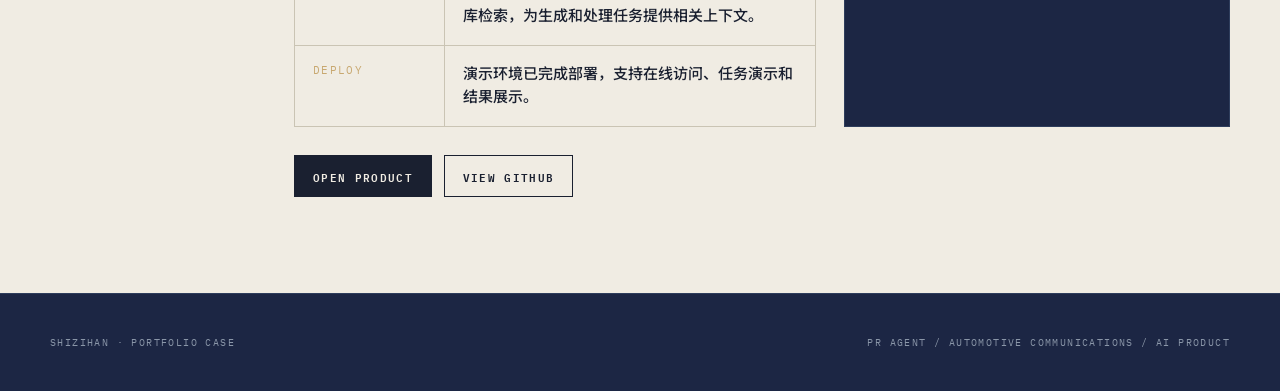
<file: pr-agent.html>
<!doctype html>
<html lang="zh-CN">
<head>
<meta charset="UTF-8">
<meta name="viewport" content="width=device-width, initial-scale=1.0">
<title>PR Agent · 产品案例 | 时子涵</title>
<meta name="description" content="PR Agent 是面向汽车公关工作的内容工作台，支持传播内容生成、稿件审校改写和知识库检索。">
<link rel="preconnect" href="https://fonts.googleapis.com">
<link rel="preconnect" href="https://fonts.gstatic.com" crossorigin>
<link href="https://fonts.googleapis.com/css2?family=DM+Sans:wght@400;500;600;700&family=IBM+Plex+Mono:wght@400;500;600&family=Noto+Sans+SC:wght@400;500;600;700&family=Noto+Serif+SC:wght@500;600;700&family=Source+Serif+4:opsz,wght@8..60,500;8..60,600;8..60,700&display=swap" rel="stylesheet">
<style>
  :root{
    --navy:#1c2644;
    --navy-alt:#232f55;
    --cream:#f0ece3;
    --cream-alt:#e6e0d4;
    --warm:#e2dcd0;
    --warm-muted:#8a96a8;
    --ink:#1a2030;
    --ink-soft:#5a6270;
    --ink-faint:#9aa0a8;
    --gold:#c8a870;
    --line-dark:#2e3d5c;
    --line-light:#cac4b4;
    --rust:#a66a53;
    --green:#4b6e4f;
    --display:"Source Serif 4","Noto Serif SC",Georgia,serif;
    --body:"DM Sans","Noto Sans SC",system-ui,sans-serif;
    --mono:"IBM Plex Mono","SFMono-Regular",Consolas,monospace;
  }
  *{box-sizing:border-box;margin:0;padding:0;}
  html{scroll-behavior:smooth;}
  body{
    min-height:100vh;
    background:var(--navy);
    color:var(--warm);
    font-family:var(--body);
    -webkit-font-smoothing:antialiased;
    text-rendering:optimizeLegibility;
  }
  body::before{
    content:"";
    position:fixed;
    inset:0;
    pointer-events:none;
    z-index:-1;
    background:
      linear-gradient(rgba(255,255,255,.035) 1px,transparent 1px),
      linear-gradient(90deg,rgba(255,255,255,.035) 1px,transparent 1px);
    background-size:80px 80px;
  }
  a{color:inherit;text-decoration:none;}
  img{max-width:100%;display:block;}
  .shell{width:min(1180px,calc(100vw - 48px));margin:0 auto;}
  .topbar{
    position:sticky;
    top:0;
    z-index:20;
    display:flex;
    align-items:center;
    justify-content:space-between;
    min-height:64px;
    border-bottom:1px solid var(--line-dark);
    background:rgba(28,38,68,.92);
    backdrop-filter:blur(16px);
  }
  .topbar-inner{width:min(1180px,calc(100vw - 48px));margin:0 auto;display:flex;align-items:center;justify-content:space-between;gap:24px;}
  .brandmark{display:flex;align-items:center;gap:14px;}
  .brandmark strong{font-family:var(--mono);font-size:12px;letter-spacing:.18em;text-transform:uppercase;}
  .brandmark span{font-family:var(--mono);font-size:10px;letter-spacing:.14em;text-transform:uppercase;color:var(--warm-muted);}
  .sigil{
    width:28px;
    height:28px;
    display:grid;
    place-items:center;
    border:1px solid var(--gold);
    color:var(--gold);
    font-family:var(--mono);
    font-size:11px;
    font-weight:600;
  }
  .toplinks{display:flex;gap:18px;align-items:center;font-family:var(--mono);font-size:10px;letter-spacing:.13em;text-transform:uppercase;color:var(--warm-muted);}
  .toplinks a:hover{color:var(--gold);}

  .kicker{
    display:flex;
    align-items:center;
    gap:12px;
    margin-bottom:20px;
    color:var(--gold);
    font-family:var(--mono);
    font-size:11px;
    font-weight:500;
    letter-spacing:.16em;
    text-transform:uppercase;
  }
  .kicker::before{content:"";width:36px;height:1px;background:var(--gold);}
  .hero{min-height:min(860px,calc(100vh - 64px));display:grid;grid-template-columns:minmax(0,.88fr) minmax(420px,1.12fr);gap:56px;align-items:center;padding:72px 0 88px;}
  .hero h1{
    font-family:var(--display);
    font-size:clamp(4.8rem,12vw,11.5rem);
    line-height:.85;
    letter-spacing:-.04em;
    font-weight:700;
    margin-bottom:28px;
  }
  .hero h1 em{font-style:italic;color:var(--gold);font-weight:500;}
  .lead{
    max-width:620px;
    font-size:clamp(18px,1.6vw,23px);
    line-height:1.68;
    color:var(--warm);
    overflow-wrap:anywhere;
  }
  .lead strong{color:#fff;font-weight:600;}
  .hero-subtitle{
    max-width:620px;
    margin:-8px 0 14px;
    font-family:var(--display);
    font-size:clamp(24px,2.6vw,38px);
    line-height:1.18;
    letter-spacing:-.01em;
    color:var(--warm);
  }
  .hero-actions{display:flex;flex-wrap:wrap;gap:12px;margin:34px 0 36px;}
  .button{
    display:inline-flex;
    align-items:center;
    justify-content:center;
    min-height:42px;
    padding:0 18px;
    border:1px solid var(--gold);
    font-family:var(--mono);
    font-size:11px;
    font-weight:600;
    letter-spacing:.12em;
    text-transform:uppercase;
    transition:background .18s,color .18s,border-color .18s;
  }
  .button.primary{background:var(--gold);color:var(--navy);}
  .button.primary:hover{background:transparent;color:var(--gold);}
  .button.ghost{color:var(--gold);}
  .button.ghost:hover{background:rgba(200,168,112,.12);}
  .meta-strip{
    border-top:1px solid var(--line-dark);
    border-bottom:1px solid var(--line-dark);
    display:grid;
    grid-template-columns:repeat(4,1fr);
  }
  .meta-item{padding:18px 18px 16px;border-right:1px solid var(--line-dark);}
  .meta-item:last-child{border-right:0;}
  .meta-item span{display:block;font-family:var(--mono);font-size:10px;letter-spacing:.16em;text-transform:uppercase;color:var(--warm-muted);margin-bottom:8px;}
  .meta-item strong{display:block;font-size:14px;font-weight:500;color:var(--warm);line-height:1.45;}
  .hero-visual{
    min-width:0;
    overflow:hidden;
    border:1px solid var(--line-dark);
    background:rgba(255,255,255,.035);
    padding:20px;
  }
  .visual-chrome{
    display:flex;
    justify-content:space-between;
    align-items:center;
    padding-bottom:14px;
    border-bottom:1px solid var(--line-dark);
    margin-bottom:16px;
    font-family:var(--mono);
    font-size:10px;
    letter-spacing:.14em;
    text-transform:uppercase;
    color:var(--warm-muted);
  }
  .hero-visual img{width:100%;border:1px solid var(--line-dark);background:var(--cream);}
  .caption{font-size:13px;line-height:1.6;color:var(--warm-muted);margin-top:14px;}

  .paper{background:var(--cream);color:var(--ink);}
  .case-grid{display:grid;grid-template-columns:180px minmax(0,1fr);gap:64px;padding:86px 0 96px;}
  .side-index{position:sticky;top:96px;align-self:start;border-top:1px solid var(--line-light);font-family:var(--mono);font-size:11px;letter-spacing:.12em;text-transform:uppercase;color:var(--ink-faint);}
  .side-index a{display:flex;justify-content:space-between;gap:12px;padding:15px 0;border-bottom:1px solid var(--line-light);}
  .side-index a:hover{color:var(--ink);}
  .side-index span{color:var(--gold);}
  .case-section{padding:0 0 84px;margin-bottom:84px;border-bottom:1px solid var(--line-light);}
  .case-section:last-child{border-bottom:0;margin-bottom:0;padding-bottom:0;}
  .case-section .kicker{color:var(--gold);}
  .case-section .kicker::before{background:var(--gold);}
  .section-head{display:grid;grid-template-columns:minmax(0,.75fr) minmax(240px,.25fr);gap:40px;align-items:start;margin-bottom:34px;}
  h2{
    font-family:var(--display);
    font-size:clamp(34px,4.8vw,66px);
    line-height:1.02;
    letter-spacing:-.025em;
    font-weight:650;
    word-break:keep-all;
    overflow-wrap:normal;
  }
  h2 em{font-style:italic;color:var(--gold);font-weight:500;}
  .nowrap{white-space:nowrap;}
  .section-note{
    border-top:1px solid var(--line-light);
    padding-top:16px;
    font-size:15px;
    line-height:1.72;
    color:var(--ink-soft);
  }
  p{font-size:17px;line-height:1.82;color:var(--ink-soft);margin-bottom:16px;overflow-wrap:break-word;word-break:normal;}
  p strong{color:var(--ink);font-weight:600;}
  .statement{
    font-family:var(--display);
    font-size:clamp(24px,2.6vw,38px);
    line-height:1.3;
    letter-spacing:-.01em;
    color:var(--ink);
    margin:20px 0 28px;
  }
  .flow{
    display:grid;
    grid-template-columns:repeat(5,1fr);
    border:1px solid var(--line-light);
    margin:28px 0 34px;
  }
  .flow-step{min-height:136px;padding:20px 18px;border-right:1px solid var(--line-light);}
  .flow-step:last-child{border-right:0;}
  .num{display:block;font-family:var(--mono);font-size:11px;letter-spacing:.14em;text-transform:uppercase;color:var(--gold);margin-bottom:18px;}
  .flow-step strong{display:block;font-family:var(--display);font-size:22px;line-height:1.18;color:var(--ink);margin-bottom:10px;}
  .flow-step small{display:block;font-size:13px;line-height:1.55;color:var(--ink-soft);}
  .screenshot{
    border:1px solid var(--line-light);
    background:#fff;
    padding:10px;
  }
  .screenshot img{border:1px solid #ddd6c7;}
  .screenshot figcaption{font-size:13px;line-height:1.55;color:var(--ink-faint);text-align:center;margin-top:12px;}

  .module-grid{display:grid;grid-template-columns:repeat(3,1fr);border:1px solid var(--line-light);}
  .module{padding:26px 24px 24px;border-right:1px solid var(--line-light);min-height:236px;}
  .module:last-child{border-right:0;}
  .module h3{font-family:var(--display);font-size:30px;line-height:1.14;letter-spacing:-.01em;margin-bottom:18px;color:var(--ink);}
  .module p{font-size:15px;line-height:1.72;margin:0;}
  .decision-list{display:grid;grid-template-columns:repeat(3,1fr);gap:0;border:1px solid var(--line-light);margin-top:22px;}
  .decision{padding:22px;border-right:1px solid var(--line-light);}
  .decision:last-child{border-right:0;}
  .decision strong{display:block;font-family:var(--display);font-size:24px;line-height:1.2;margin-bottom:10px;}
  .decision span{display:block;font-size:14px;line-height:1.7;color:var(--ink-soft);}

  .stats{display:grid;grid-template-columns:1fr 1fr 1fr;border-top:1px solid var(--line-light);border-bottom:1px solid var(--line-light);margin:28px 0;}
  .stat{padding:24px 24px 22px;border-right:1px solid var(--line-light);}
  .stat:last-child{border-right:0;}
  .stat strong{display:block;font-family:var(--display);font-size:clamp(48px,6vw,86px);font-weight:600;line-height:.95;color:var(--gold);letter-spacing:-.04em;margin-bottom:10px;}
  .stat span{display:block;font-size:14px;line-height:1.65;color:var(--ink-soft);}
  .diagnostic{
    display:grid;
    grid-template-columns:1fr 1fr;
    border:1px solid var(--line-light);
    margin-top:22px;
  }
  .diag-panel{padding:26px;border-right:1px solid var(--line-light);}
  .diag-panel:last-child{border-right:0;}
  .diag-panel.bad{background:#f3e8e3;}
  .diag-panel.good{background:#e7ece2;}
  .diag-panel h3{font-family:var(--mono);font-size:11px;letter-spacing:.14em;text-transform:uppercase;margin-bottom:18px;color:var(--ink-soft);}
  .diag-panel p{font-family:var(--display);font-size:30px;line-height:1.25;color:var(--ink);margin-bottom:12px;}
  .diag-panel .mark{font-family:var(--mono);font-size:12px;letter-spacing:.08em;text-transform:uppercase;}
  .bad .mark{color:var(--rust);}
  .good .mark{color:var(--green);}

  .ux-switch{display:flex;gap:0;border:1px solid var(--line-light);width:max-content;margin:24px 0 22px;}
  .ux-switch button{
    appearance:none;
    border:0;
    border-right:1px solid var(--line-light);
    background:transparent;
    padding:13px 18px;
    cursor:pointer;
    font-family:var(--mono);
    font-size:11px;
    letter-spacing:.12em;
    text-transform:uppercase;
    color:var(--ink-soft);
  }
  .ux-switch button:last-child{border-right:0;}
  .ux-switch button.active{background:var(--ink);color:var(--cream);}
  .old-ui{
    border:1px dashed var(--line-light);
    padding:28px;
    background:var(--cream-alt);
  }
  .old-ui-grid{display:flex;flex-wrap:wrap;gap:8px;margin-bottom:22px;}
  .old-ui-grid span{border:1px solid var(--line-light);padding:8px 12px;font-size:13px;color:var(--ink-soft);background:var(--cream);}
  .old-ui p{margin-bottom:0;}

  .build-grid{display:grid;grid-template-columns:1.15fr .85fr;gap:28px;}
  .stack{border:1px solid var(--line-light);}
  .stack-row{display:grid;grid-template-columns:150px 1fr;border-bottom:1px solid var(--line-light);}
  .stack-row:last-child{border-bottom:0;}
  .stack-row span{padding:17px 18px;border-right:1px solid var(--line-light);font-family:var(--mono);font-size:11px;letter-spacing:.12em;text-transform:uppercase;color:var(--gold);}
  .stack-row strong{padding:17px 18px;font-size:15px;font-weight:500;line-height:1.55;color:var(--ink);}
  .closing-card{background:var(--navy);color:var(--warm);padding:28px;border:1px solid var(--line-dark);}
  .closing-card h3{font-family:var(--display);font-size:clamp(30px,2.55vw,44px);line-height:1.08;margin-bottom:18px;color:var(--warm);word-break:keep-all;}
  .closing-card p{font-size:15px;color:var(--warm-muted);line-height:1.72;margin:0;}
  .final-links{display:flex;flex-wrap:wrap;gap:12px;margin-top:28px;}
  .final-links .button{border-color:var(--ink);color:var(--ink);}
  .final-links .button.primary{background:var(--ink);color:var(--cream);}
  .final-links .button.primary:hover{background:transparent;color:var(--ink);}

  footer{border-top:1px solid var(--line-dark);padding:42px 0;color:var(--warm-muted);font-family:var(--mono);font-size:10px;letter-spacing:.14em;text-transform:uppercase;}
  footer .shell{display:flex;justify-content:space-between;gap:20px;}

  @media(max-width:980px){
    .hero{grid-template-columns:1fr;min-height:auto;padding:60px 0 72px;}
    .meta-strip{grid-template-columns:1fr 1fr;}
    .meta-item:nth-child(2){border-right:0;}
    .meta-item:nth-child(-n+2){border-bottom:1px solid var(--line-dark);}
    .case-grid{grid-template-columns:1fr;gap:0;}
    .side-index{position:static;display:grid;grid-template-columns:repeat(3,1fr);margin-bottom:54px;}
    .side-index a{padding-right:14px;}
    .section-head{grid-template-columns:1fr;}
    .flow,.module-grid,.decision-list,.stats,.diagnostic,.build-grid{grid-template-columns:1fr;}
    .flow-step,.module,.decision,.stat,.diag-panel{border-right:0;border-bottom:1px solid var(--line-light);}
    .flow-step:last-child,.module:last-child,.decision:last-child,.stat:last-child,.diag-panel:last-child{border-bottom:0;}
  }
  @media(max-width:640px){
    html,body{overflow-x:hidden;}
    .shell,.topbar-inner{width:min(100% - 40px,1180px);}
    .toplinks{display:none;}
    .hero{padding:44px 0 54px;}
    .hero h1{font-size:clamp(4.2rem,22vw,5.8rem);}
    .lead{font-size:16px;line-height:1.7;}
    .hero-visual{width:100%;padding:12px;}
    .visual-chrome span:last-child{display:none;}
    .meta-strip{grid-template-columns:1fr;}
    .meta-item{border-right:0;border-bottom:1px solid var(--line-dark);}
    .meta-item:last-child{border-bottom:0;}
    .case-grid{padding:58px 0 70px;}
    .side-index{grid-template-columns:1fr 1fr;font-size:10px;}
    .case-section{padding-bottom:62px;margin-bottom:62px;}
    h2{font-size:38px;}
    p{font-size:16px;}
    .ux-switch{width:100%;display:grid;grid-template-columns:1fr;}
    .ux-switch button{border-right:0;border-bottom:1px solid var(--line-light);}
    .ux-switch button:last-child{border-bottom:0;}
    .stack-row{grid-template-columns:1fr;}
    .stack-row span{border-right:0;border-bottom:1px solid var(--line-light);}
    footer .shell{flex-direction:column;}
  }
</style>
</head>
<body>
  <header class="topbar">
    <div class="topbar-inner">
      <a class="brandmark" href="index.html" aria-label="返回作品集首页">
        <span class="sigil">PR</span>
        <span><strong>PR Agent</strong><br>Product Case</span>
      </a>
      <nav class="toplinks" aria-label="页面导航">
        <a href="#overview">Overview</a>
        <a href="#product">Product</a>
        <a href="#build">Build</a>
        <a href="https://pr-agent.preview.tencent-zeabur.cn" target="_blank" rel="noreferrer">Live</a>
      </nav>
    </div>
  </header>

  <main>
    <section class="shell hero">
      <div>
        <div class="kicker">Product Case / Automotive PR</div>
        <h1>PR<br><em>Agent</em></h1>
        <p class="hero-subtitle">面向汽车公关工作的 AI 内容工作台</p>
        <p class="lead">PR Agent 不是一个泛泛聊天的 AI，而是一个面向汽车公关真实任务的内容工作台。它支持生成新内容、检查已有稿件、统一表达，并结合资料检索提升输出的可控性。</p>
        <div class="hero-actions">
          <a class="button primary" href="https://pr-agent.preview.tencent-zeabur.cn" target="_blank" rel="noreferrer">Open Product</a>
          <a class="button ghost" href="https://github.com/biu0716/pr-semantic-search" target="_blank" rel="noreferrer">View GitHub</a>
        </div>
        <div class="meta-strip" aria-label="项目概览">
          <div class="meta-item"><span>Role</span><strong>Product idea, UX, frontend, backend</strong></div>
          <div class="meta-item"><span>Domain</span><strong>Automotive PR content workflow</strong></div>
          <div class="meta-item"><span>Stack</span><strong>React, Vite, FastAPI, FAISS</strong></div>
          <div class="meta-item"><span>Status</span><strong>Online prototype on Zeabur</strong></div>
        </div>
      </div>

      <figure class="hero-visual">
        <div class="visual-chrome"><span>Current Interface</span><span>Brief to Draft</span></div>
        <img src="assets/pr-agent-current.png" alt="PR Agent 当前工作台界面">
        <figcaption class="caption">当前版本把输入区扩大成更像 brief 的工作区，并保留内容类型、品牌、语气、目标这些 PR 控制项。</figcaption>
      </figure>
    </section>

    <section class="paper">
      <div class="shell case-grid">
        <aside class="side-index" aria-label="案例目录">
          <a href="#overview"><span>01</span> Overview</a>
          <a href="#workflow"><span>02</span> Workflow</a>
          <a href="#product"><span>03</span> Product</a>
          <a href="#diagnosis"><span>04</span> Diagnosis</a>
          <a href="#ux"><span>05</span> UX</a>
          <a href="#build"><span>06</span> Build</a>
        </aside>

        <div>
          <section class="case-section" id="overview">
            <div class="section-head">
              <div>
                <div class="kicker">What it is</div>
                <h2>汽车公关的<br><em>AI 内容工作台</em></h2>
              </div>
              <p class="section-note">它围绕真实内容任务来设计，帮助用户把分散的工作串成一条更清楚的流程。</p>
            </div>
            <p class="statement">PR Agent 是一个给汽车公关用的内容助手。它可以根据 brief 和资料整理传播方向，生成标题、导语、新闻稿段落和社媒文案；也可以继续处理已有稿件，完成审稿、统一表达和改写。</p>
            <p>我想做的是一个真的能放进工作里的工具。用户知道从哪里开始，知道该输入什么，也知道系统正在帮自己完成哪一步。</p>
          </section>

          <section class="case-section" id="workflow">
            <div class="section-head">
              <div>
                <div class="kicker">Workflow</div>
                <h2>从 brief 到<br><em>可交付内容</em></h2>
              </div>
              <p class="section-note">PR Agent 将需求输入、资料调用、传播判断和内容输出组织成一条清晰流程。</p>
            </div>
            <div class="flow" aria-label="PR Agent 工作流">
              <div class="flow-step"><span class="num">01</span><strong>输入 brief</strong><small>填写项目背景、传播目标和初步需求。</small></div>
              <div class="flow-step"><span class="num">02</span><strong>选择任务字段</strong><small>选择内容类型、品牌、语气和任务目标。</small></div>
              <div class="flow-step"><span class="num">03</span><strong>检索相关资料</strong><small>从本地知识库中找到当前任务可引用的信息。</small></div>
              <div class="flow-step"><span class="num">04</span><strong>生成策略骨架</strong><small>先整理传播逻辑，再展开具体文案内容。</small></div>
              <div class="flow-step"><span class="num">05</span><strong>输出交付结果</strong><small>按结构展示结果，方便继续修改和导出。</small></div>
            </div>
            <figure class="screenshot">
              <img src="assets/pr-agent-current.png" alt="PR Agent 输入工作区截图">
              <figcaption>界面不是为了展示“AI 在写稿”，而是让用户感到自己正在处理一个 PR brief。</figcaption>
            </figure>
          </section>

          <section class="case-section" id="product">
            <div class="section-head">
              <div>
                <div class="kicker">Product Logic</div>
                <h2><span class="nowrap">三个模块，</span><br><span class="nowrap">覆盖三类</span><br><em>内容任务</em></h2>
              </div>
              <p class="section-note">PR Agent 将内容生成、稿件处理和资料检索拆成独立模块，分别承接不同输入、处理逻辑和结果形式。</p>
            </div>
            <div class="module-grid">
              <article class="module">
                <span class="num">Module 01</span>
                <h3>传播内容生成</h3>
                <p>根据传播 brief 和参考资料，生成主题、方向、标题、导语、正文段落和社媒文案。输出先形成策略骨架，再展开具体内容。</p>
              </article>
              <article class="module">
                <span class="num">Module 02</span>
                <h3>稿件审校改写</h3>
                <p>针对已有稿件完成审校、规范化和改写，检查事实、时间表述、品牌口径和 PR 语气，并输出可直接使用的修改建议或改写结果。</p>
              </article>
              <article class="module">
                <span class="num">Module 03</span>
                <h3>知识库检索</h3>
                <p>将本地资料整理为可检索的上下文，为生成、审校和改写提供资料支撑，帮助输出更贴近项目背景与品牌表达。</p>
              </article>
            </div>
            <div class="decision-list">
              <div class="decision"><strong>显式字段</strong><span>内容类型、品牌、语气和任务目标以字段形式呈现，方便用户直接选择。</span></div>
              <div class="decision"><strong>文档结果</strong><span>输出按章节整理，便于复制、审阅、导出和继续修改。</span></div>
              <div class="decision"><strong>任务导向表达</strong><span>界面语言围绕任务、资料和交付展开，保持专业、克制和清晰。</span></div>
            </div>
          </section>

          <section class="case-section" id="diagnosis">
            <div class="section-head">
              <div>
                <div class="kicker">Engineering Diagnosis</div>
                <h2><span class="nowrap">我修掉的一个</span><br><em class="nowrap">检索缺陷</em></h2>
              </div>
              <p class="section-note">这个项目不只是把页面做出来，也包括读懂系统为什么不稳定。</p>
            </div>
            <p>测试知识库检索时，我发现约三分之一的资料怎么搜都召不回。最后定位到原因：车型名过滤用了过宽的子串匹配，导致部分资料被错误排除。</p>
            <div class="stats">
              <div class="stat"><strong>≈35%</strong><span>知识库内容被静默漏掉，生成时拿不到应有上下文。</span></div>
              <div class="stat"><strong>0</strong><span>修复后该类漏召回归零，相关检索能正常返回。</span></div>
              <div class="stat"><strong>零</strong><span>跑回归检查，没有误伤其它车型资料。</span></div>
            </div>
            <div class="diagnostic">
              <div class="diag-panel bad">
                <h3>Before / substring match</h3>
                <p>搜索 CLA 时，S-Class 里的 “cla” 也被命中，于是 S 级资料被误伤丢弃。</p>
                <span class="mark">Incorrect exclusion</span>
              </div>
              <div class="diag-panel good">
                <h3>After / word boundary</h3>
                <p>改为识别完整车型词边界后，CLA 和 S-Class 各归各，不再互相污染。</p>
                <span class="mark">Stable retrieval</span>
              </div>
            </div>
          </section>

          <section class="case-section" id="ux">
            <div class="section-head">
              <div>
                <div class="kicker">UX Iteration</div>
                <h2><span class="nowrap">页面结构从</span><br><span class="nowrap">功能集合</span><br>走向 <em class="nowrap">任务工作台</em></h2>
              </div>
              <p class="section-note">最新版本已完成前后端接通，并同步调整了输入方式、状态反馈和结果展示。</p>
            </div>
            <p>界面按任务流组织：任务选择、输入或上传、运行处理、结果输出。生成、审校、规范化和改写分别对应不同流程，结果按章节呈现，便于继续编辑和导出。</p>
            <div class="ux-switch" role="tablist" aria-label="界面对比">
              <button class="active" data-view="new" type="button">Current workspace</button>
              <button data-view="old" type="button">Earlier function list</button>
            </div>
            <div id="view-new">
              <figure class="screenshot">
                <img src="assets/pr-agent-current.png" alt="PR Agent 当前版本界面">
                <figcaption>现在的方向：让用户从一个 brief 开始处理任务，而不是面对一排功能按钮。</figcaption>
              </figure>
            </div>
            <div id="view-old" hidden>
              <div class="old-ui">
                <div class="old-ui-grid">
                  <span>生成</span><span>检查</span><span>统一</span><span>改写</span><span>检索</span><span>上传</span><span>导出</span><span>设置</span>
                </div>
                <p>问题不在功能少，而在新用户必须先理解每个入口，才知道自己该从哪一步开始。</p>
              </div>
            </div>
          </section>

          <section class="case-section" id="build">
            <div class="section-head">
              <div>
                <div class="kicker">Build & Delivery</div>
                <h2>把原型接成<br><em>可访问的产品版本</em></h2>
              </div>
              <p class="section-note">当前版本已完成前后端接通、资料检索链路和在线部署，可直接打开体验核心流程。</p>
            </div>
            <div class="build-grid">
              <div class="stack">
                <div class="stack-row"><span>Frontend</span><strong>React + Vite 承接页面结构与交互，复现当前工作台的主要使用路径。</strong></div>
                <div class="stack-row"><span>Backend</span><strong>FastAPI 提供内容生成、稿件处理和知识库检索接口。</strong></div>
                <div class="stack-row"><span>Retrieval</span><strong>FAISS 与 sentence-transformers 支撑本地知识库检索，为生成和处理任务提供相关上下文。</strong></div>
                <div class="stack-row"><span>Deploy</span><strong>演示环境已完成部署，支持在线访问、任务演示和结果展示。</strong></div>
              </div>
              <div class="closing-card">
                <h3><span class="nowrap">这个项目体现的能力</span></h3>
                <p>我可以从真实汽车 PR 工作流中提炼任务，完成范围定义、流程设计、交互组织、前后端接通和在线部署，并把它整理成一个可持续迭代的产品原型。</p>
              </div>
            </div>
            <div class="final-links">
              <a class="button primary" href="https://pr-agent.preview.tencent-zeabur.cn" target="_blank" rel="noreferrer">Open Product</a>
              <a class="button" href="https://github.com/biu0716/pr-semantic-search" target="_blank" rel="noreferrer">View GitHub</a>
            </div>
          </section>
        </div>
      </div>
    </section>
  </main>

  <footer>
    <div class="shell">
      <span>Shizihan · Portfolio Case</span>
      <span>PR Agent / Automotive Communications / AI Product</span>
    </div>
  </footer>

<script>
  document.querySelectorAll("[data-view]").forEach(function(button){
    button.addEventListener("click",function(){
      var view=button.getAttribute("data-view");
      document.querySelectorAll("[data-view]").forEach(function(item){
        item.classList.toggle("active",item.getAttribute("data-view")===view);
      });
      document.getElementById("view-new").hidden=view!=="new";
      document.getElementById("view-old").hidden=view!=="old";
    });
  });
</script>
</body>
</html>
</file>
<file: assets/index-D6s5MkZf.css>
@import"https://fonts.googleapis.com/css2?family=Share+Tech+Mono&family=Inter:wght@400;500;600&display=swap";/*! tailwindcss v4.1.12 | MIT License | https://tailwindcss.com */@layer properties{@supports (((-webkit-hyphens:none)) and (not (margin-trim:inline))) or ((-moz-orient:inline) and (not (color:rgb(from red r g b)))){*,:before,:after,::backdrop{--tw-translate-x:0;--tw-translate-y:0;--tw-translate-z:0;--tw-rotate-x:initial;--tw-rotate-y:initial;--tw-rotate-z:initial;--tw-skew-x:initial;--tw-skew-y:initial;--tw-space-x-reverse:0;--tw-border-style:solid;--tw-leading:initial;--tw-font-weight:initial;--tw-tracking:initial;--tw-ordinal:initial;--tw-slashed-zero:initial;--tw-numeric-figure:initial;--tw-numeric-spacing:initial;--tw-numeric-fraction:initial;--tw-shadow:0 0 #0000;--tw-shadow-color:initial;--tw-shadow-alpha:100%;--tw-inset-shadow:0 0 #0000;--tw-inset-shadow-color:initial;--tw-inset-shadow-alpha:100%;--tw-ring-color:initial;--tw-ring-shadow:0 0 #0000;--tw-inset-ring-color:initial;--tw-inset-ring-shadow:0 0 #0000;--tw-ring-inset:initial;--tw-ring-offset-width:0px;--tw-ring-offset-color:#fff;--tw-ring-offset-shadow:0 0 #0000;--tw-outline-style:solid;--tw-duration:initial;--tw-ease:initial;--tw-content:"";--tw-animation-delay:0s;--tw-animation-direction:normal;--tw-animation-duration:initial;--tw-animation-fill-mode:none;--tw-animation-iteration-count:1;--tw-enter-blur:0;--tw-enter-opacity:1;--tw-enter-rotate:0;--tw-enter-scale:1;--tw-enter-translate-x:0;--tw-enter-translate-y:0;--tw-exit-blur:0;--tw-exit-opacity:1;--tw-exit-rotate:0;--tw-exit-scale:1;--tw-exit-translate-x:0;--tw-exit-translate-y:0}}}input::placeholder{color:#2a5a2a;opacity:1}@layer theme{:root,:host{--font-sans:ui-sans-serif,system-ui,sans-serif,"Apple Color Emoji","Segoe UI Emoji","Segoe UI Symbol","Noto Color Emoji";--font-mono:ui-monospace,SFMono-Regular,Menlo,Monaco,Consolas,"Liberation Mono","Courier New",monospace;--color-gray-100:oklch(96.7% .003 264.542);--color-black:#000;--color-white:#fff;--spacing:.25rem;--container-sm:24rem;--container-lg:32rem;--text-xs:.75rem;--text-xs--line-height:calc(1/.75);--text-sm:.875rem;--text-sm--line-height:calc(1.25/.875);--text-base:1rem;--text-base--line-height: 1.5 ;--text-lg:1.125rem;--text-lg--line-height:calc(1.75/1.125);--text-xl:1.25rem;--text-2xl:1.5rem;--font-weight-normal:400;--font-weight-medium:500;--font-weight-semibold:600;--tracking-tight:-.025em;--tracking-widest:.1em;--leading-relaxed:1.625;--radius-xs:.125rem;--ease-in-out:cubic-bezier(.4,0,.2,1);--animate-pulse:pulse 2s cubic-bezier(.4,0,.6,1)infinite;--aspect-video:16/9;--default-transition-duration:.15s;--default-transition-timing-function:cubic-bezier(.4,0,.2,1);--default-font-family:var(--font-sans);--default-mono-font-family:var(--font-mono);--color-border:var(--border)}}@layer base{*,:after,:before,::backdrop{box-sizing:border-box;border:0 solid;margin:0;padding:0}::file-selector-button{box-sizing:border-box;border:0 solid;margin:0;padding:0}html,:host{-webkit-text-size-adjust:100%;-moz-tab-size:4;tab-size:4;line-height:1.5;font-family:var(--default-font-family,ui-sans-serif,system-ui,sans-serif,"Apple Color Emoji","Segoe UI Emoji","Segoe UI Symbol","Noto Color Emoji");font-feature-settings:var(--default-font-feature-settings,normal);font-variation-settings:var(--default-font-variation-settings,normal);-webkit-tap-highlight-color:transparent}hr{height:0;color:inherit;border-top-width:1px}abbr:where([title]){-webkit-text-decoration:underline dotted;text-decoration:underline dotted}h1,h2,h3,h4,h5,h6{font-size:inherit;font-weight:inherit}a{color:inherit;-webkit-text-decoration:inherit;text-decoration:inherit}b,strong{font-weight:bolder}code,kbd,samp,pre{font-family:var(--default-mono-font-family,ui-monospace,SFMono-Regular,Menlo,Monaco,Consolas,"Liberation Mono","Courier New",monospace);font-feature-settings:var(--default-mono-font-feature-settings,normal);font-variation-settings:var(--default-mono-font-variation-settings,normal);font-size:1em}small{font-size:80%}sub,sup{vertical-align:baseline;font-size:75%;line-height:0;position:relative}sub{bottom:-.25em}sup{top:-.5em}table{text-indent:0;border-color:inherit;border-collapse:collapse}:-moz-focusring{outline:auto}progress{vertical-align:baseline}summary{display:list-item}ol,ul,menu{list-style:none}img,svg,video,canvas,audio,iframe,embed,object{vertical-align:middle;display:block}img,video{max-width:100%;height:auto}button,input,select,optgroup,textarea{font:inherit;font-feature-settings:inherit;font-variation-settings:inherit;letter-spacing:inherit;color:inherit;opacity:1;background-color:#0000;border-radius:0}::file-selector-button{font:inherit;font-feature-settings:inherit;font-variation-settings:inherit;letter-spacing:inherit;color:inherit;opacity:1;background-color:#0000;border-radius:0}:where(select:is([multiple],[size])) optgroup{font-weight:bolder}:where(select:is([multiple],[size])) optgroup option{padding-inline-start:20px}::file-selector-button{margin-inline-end:4px}::placeholder{opacity:1}@supports (not ((-webkit-appearance:-apple-pay-button))) or (contain-intrinsic-size:1px){::placeholder{color:currentColor}@supports (color:color-mix(in lab,red,red)){::placeholder{color:color-mix(in oklab,currentcolor 50%,transparent)}}}textarea{resize:vertical}::-webkit-search-decoration{-webkit-appearance:none}::-webkit-date-and-time-value{min-height:1lh;text-align:inherit}::-webkit-datetime-edit{display:inline-flex}::-webkit-datetime-edit-fields-wrapper{padding:0}::-webkit-datetime-edit{padding-block:0}::-webkit-datetime-edit-year-field{padding-block:0}::-webkit-datetime-edit-month-field{padding-block:0}::-webkit-datetime-edit-day-field{padding-block:0}::-webkit-datetime-edit-hour-field{padding-block:0}::-webkit-datetime-edit-minute-field{padding-block:0}::-webkit-datetime-edit-second-field{padding-block:0}::-webkit-datetime-edit-millisecond-field{padding-block:0}::-webkit-datetime-edit-meridiem-field{padding-block:0}::-webkit-calendar-picker-indicator{line-height:1}:-moz-ui-invalid{box-shadow:none}button,input:where([type=button],[type=reset],[type=submit]){-webkit-appearance:button;-moz-appearance:button;appearance:button}::file-selector-button{-webkit-appearance:button;-moz-appearance:button;appearance:button}::-webkit-inner-spin-button{height:auto}::-webkit-outer-spin-button{height:auto}[hidden]:where(:not([hidden=until-found])){display:none!important}*{border-color:var(--border);outline-color:var(--ring)}@supports (color:color-mix(in lab,red,red)){*{outline-color:color-mix(in oklab,var(--ring)50%,transparent)}}body{background-color:var(--background);color:var(--foreground)}html{font-size:var(--font-size)}h1{font-size:var(--text-2xl);font-weight:var(--font-weight-medium);line-height:1.5}h2{font-size:var(--text-xl);font-weight:var(--font-weight-medium);line-height:1.5}h3{font-size:var(--text-lg);font-weight:var(--font-weight-medium);line-height:1.5}h4,label,button{font-size:var(--text-base);font-weight:var(--font-weight-medium);line-height:1.5}input{font-size:var(--text-base);font-weight:var(--font-weight-normal);line-height:1.5}}@layer components;@layer utilities{.\@container\/card-header{container:card-header/inline-size}.pointer-events-none{pointer-events:none}.invisible{visibility:hidden}.sr-only{clip:rect(0,0,0,0);white-space:nowrap;border-width:0;width:1px;height:1px;margin:-1px;padding:0;position:absolute;overflow:hidden}.absolute{position:absolute}.fixed{position:fixed}.relative{position:relative}.inset-0{inset:calc(var(--spacing)*0)}.inset-x-0{inset-inline:calc(var(--spacing)*0)}.inset-y-0{inset-block:calc(var(--spacing)*0)}.-top-12{top:calc(var(--spacing)*-12)}.top-0{top:calc(var(--spacing)*0)}.top-1\.5{top:calc(var(--spacing)*1.5)}.top-1\/2{top:50%}.top-3\.5{top:calc(var(--spacing)*3.5)}.top-4{top:calc(var(--spacing)*4)}.top-\[1px\]{top:1px}.top-\[50\%\]{top:50%}.top-\[60\%\]{top:60%}.top-full{top:100%}.-right-12{right:calc(var(--spacing)*-12)}.right-0{right:calc(var(--spacing)*0)}.right-1{right:calc(var(--spacing)*1)}.right-2{right:calc(var(--spacing)*2)}.right-3{right:calc(var(--spacing)*3)}.right-4{right:calc(var(--spacing)*4)}.-bottom-12{bottom:calc(var(--spacing)*-12)}.bottom-0{bottom:calc(var(--spacing)*0)}.-left-12{left:calc(var(--spacing)*-12)}.left-0{left:calc(var(--spacing)*0)}.left-1{left:calc(var(--spacing)*1)}.left-1\/2{left:50%}.left-2{left:calc(var(--spacing)*2)}.left-\[50\%\]{left:50%}.isolate{isolation:isolate}.z-10{z-index:10}.z-20{z-index:20}.z-50{z-index:50}.z-\[1\]{z-index:1}.col-start-2{grid-column-start:2}.row-span-2{grid-row:span 2/span 2}.row-start-1{grid-row-start:1}.-mx-1{margin-inline:calc(var(--spacing)*-1)}.mx-2{margin-inline:calc(var(--spacing)*2)}.mx-3\.5{margin-inline:calc(var(--spacing)*3.5)}.mx-auto{margin-inline:auto}.my-0\.5{margin-block:calc(var(--spacing)*.5)}.my-1{margin-block:calc(var(--spacing)*1)}.-mt-4{margin-top:calc(var(--spacing)*-4)}.mt-1\.5{margin-top:calc(var(--spacing)*1.5)}.mt-2{margin-top:calc(var(--spacing)*2)}.mt-4{margin-top:calc(var(--spacing)*4)}.mt-auto{margin-top:auto}.-ml-4{margin-left:calc(var(--spacing)*-4)}.ml-1{margin-left:calc(var(--spacing)*1)}.ml-auto{margin-left:auto}.line-clamp-1{-webkit-line-clamp:1;-webkit-box-orient:vertical;display:-webkit-box;overflow:hidden}.block{display:block}.flex{display:flex}.grid{display:grid}.hidden{display:none}.inline-block{display:inline-block}.inline-flex{display:inline-flex}.table{display:table}.table-caption{display:table-caption}.table-cell{display:table-cell}.table-row{display:table-row}.field-sizing-content{field-sizing:content}.aspect-square{aspect-ratio:1}.aspect-video{aspect-ratio:var(--aspect-video)}.size-2{width:calc(var(--spacing)*2);height:calc(var(--spacing)*2)}.size-2\.5{width:calc(var(--spacing)*2.5);height:calc(var(--spacing)*2.5)}.size-3{width:calc(var(--spacing)*3);height:calc(var(--spacing)*3)}.size-3\.5{width:calc(var(--spacing)*3.5);height:calc(var(--spacing)*3.5)}.size-4{width:calc(var(--spacing)*4);height:calc(var(--spacing)*4)}.size-7{width:calc(var(--spacing)*7);height:calc(var(--spacing)*7)}.size-8{width:calc(var(--spacing)*8);height:calc(var(--spacing)*8)}.size-9{width:calc(var(--spacing)*9);height:calc(var(--spacing)*9)}.size-10{width:calc(var(--spacing)*10);height:calc(var(--spacing)*10)}.size-full{width:100%;height:100%}.h-1\.5{height:calc(var(--spacing)*1.5)}.h-2{height:calc(var(--spacing)*2)}.h-2\.5{height:calc(var(--spacing)*2.5)}.h-4{height:calc(var(--spacing)*4)}.h-5{height:calc(var(--spacing)*5)}.h-7{height:calc(var(--spacing)*7)}.h-8{height:calc(var(--spacing)*8)}.h-9{height:calc(var(--spacing)*9)}.h-10{height:calc(var(--spacing)*10)}.h-12{height:calc(var(--spacing)*12)}.h-\[1\.15rem\]{height:1.15rem}.h-\[calc\(100\%-1px\)\]{height:calc(100% - 1px)}.h-\[var\(--radix-navigation-menu-viewport-height\)\]{height:var(--radix-navigation-menu-viewport-height)}.h-\[var\(--radix-select-trigger-height\)\]{height:var(--radix-select-trigger-height)}.h-auto{height:auto}.h-full{height:100%}.h-px{height:1px}.h-svh{height:100svh}.max-h-\(--radix-context-menu-content-available-height\){max-height:var(--radix-context-menu-content-available-height)}.max-h-\(--radix-dropdown-menu-content-available-height\){max-height:var(--radix-dropdown-menu-content-available-height)}.max-h-\(--radix-select-content-available-height\){max-height:var(--radix-select-content-available-height)}.max-h-\[300px\]{max-height:300px}.min-h-0{min-height:calc(var(--spacing)*0)}.min-h-4{min-height:calc(var(--spacing)*4)}.min-h-16{min-height:calc(var(--spacing)*16)}.min-h-svh{min-height:100svh}.w-\(--sidebar-width\){width:var(--sidebar-width)}.w-0{width:calc(var(--spacing)*0)}.w-1{width:calc(var(--spacing)*1)}.w-2{width:calc(var(--spacing)*2)}.w-2\.5{width:calc(var(--spacing)*2.5)}.w-3{width:calc(var(--spacing)*3)}.w-3\/4{width:75%}.w-4{width:calc(var(--spacing)*4)}.w-5{width:calc(var(--spacing)*5)}.w-8{width:calc(var(--spacing)*8)}.w-9{width:calc(var(--spacing)*9)}.w-64{width:calc(var(--spacing)*64)}.w-72{width:calc(var(--spacing)*72)}.w-\[100px\]{width:100px}.w-auto{width:auto}.w-fit{width:fit-content}.w-full{width:100%}.w-max{width:max-content}.w-px{width:1px}.max-w-\(--skeleton-width\){max-width:var(--skeleton-width)}.max-w-\[calc\(100\%-2rem\)\]{max-width:calc(100% - 2rem)}.max-w-max{max-width:max-content}.min-w-0{min-width:calc(var(--spacing)*0)}.min-w-5{min-width:calc(var(--spacing)*5)}.min-w-8{min-width:calc(var(--spacing)*8)}.min-w-9{min-width:calc(var(--spacing)*9)}.min-w-10{min-width:calc(var(--spacing)*10)}.min-w-\[8rem\]{min-width:8rem}.min-w-\[12rem\]{min-width:12rem}.min-w-\[var\(--radix-select-trigger-width\)\]{min-width:var(--radix-select-trigger-width)}.flex-1{flex:1}.shrink-0{flex-shrink:0}.grow{flex-grow:1}.grow-0{flex-grow:0}.basis-full{flex-basis:100%}.caption-bottom{caption-side:bottom}.border-collapse{border-collapse:collapse}.origin-\(--radix-context-menu-content-transform-origin\){transform-origin:var(--radix-context-menu-content-transform-origin)}.origin-\(--radix-dropdown-menu-content-transform-origin\){transform-origin:var(--radix-dropdown-menu-content-transform-origin)}.origin-\(--radix-hover-card-content-transform-origin\){transform-origin:var(--radix-hover-card-content-transform-origin)}.origin-\(--radix-menubar-content-transform-origin\){transform-origin:var(--radix-menubar-content-transform-origin)}.origin-\(--radix-popover-content-transform-origin\){transform-origin:var(--radix-popover-content-transform-origin)}.origin-\(--radix-select-content-transform-origin\){transform-origin:var(--radix-select-content-transform-origin)}.origin-\(--radix-tooltip-content-transform-origin\){transform-origin:var(--radix-tooltip-content-transform-origin)}.-translate-x-1\/2{--tw-translate-x: -50% ;translate:var(--tw-translate-x)var(--tw-translate-y)}.-translate-x-px{--tw-translate-x:-1px;translate:var(--tw-translate-x)var(--tw-translate-y)}.translate-x-\[-50\%\]{--tw-translate-x:-50%;translate:var(--tw-translate-x)var(--tw-translate-y)}.translate-x-px{--tw-translate-x:1px;translate:var(--tw-translate-x)var(--tw-translate-y)}.-translate-y-1\/2{--tw-translate-y: -50% ;translate:var(--tw-translate-x)var(--tw-translate-y)}.translate-y-0\.5{--tw-translate-y:calc(var(--spacing)*.5);translate:var(--tw-translate-x)var(--tw-translate-y)}.translate-y-\[-50\%\]{--tw-translate-y:-50%;translate:var(--tw-translate-x)var(--tw-translate-y)}.translate-y-\[calc\(-50\%_-_2px\)\]{--tw-translate-y: calc(-50% - 2px) ;translate:var(--tw-translate-x)var(--tw-translate-y)}.rotate-45{rotate:45deg}.rotate-90{rotate:90deg}.transform{transform:var(--tw-rotate-x,)var(--tw-rotate-y,)var(--tw-rotate-z,)var(--tw-skew-x,)var(--tw-skew-y,)}.animate-caret-blink{animation:1.25s ease-out infinite caret-blink}.animate-in{animation:enter var(--tw-animation-duration,var(--tw-duration,.15s))var(--tw-ease,ease)var(--tw-animation-delay,0s)var(--tw-animation-iteration-count,1)var(--tw-animation-direction,normal)var(--tw-animation-fill-mode,none)}.animate-pulse{animation:var(--animate-pulse)}.cursor-default{cursor:default}.touch-none{touch-action:none}.resize-none{resize:none}.scroll-my-1{scroll-margin-block:calc(var(--spacing)*1)}.scroll-py-1{scroll-padding-block:calc(var(--spacing)*1)}.list-none{list-style-type:none}.auto-rows-min{grid-auto-rows:min-content}.grid-cols-\[0_1fr\]{grid-template-columns:0 1fr}.grid-rows-\[auto_auto\]{grid-template-rows:auto auto}.flex-col{flex-direction:column}.flex-col-reverse{flex-direction:column-reverse}.flex-row{flex-direction:row}.flex-wrap{flex-wrap:wrap}.items-center{align-items:center}.items-end{align-items:flex-end}.items-start{align-items:flex-start}.items-stretch{align-items:stretch}.justify-between{justify-content:space-between}.justify-center{justify-content:center}.justify-items-start{justify-items:start}.gap-1{gap:calc(var(--spacing)*1)}.gap-1\.5{gap:calc(var(--spacing)*1.5)}.gap-2{gap:calc(var(--spacing)*2)}.gap-3{gap:calc(var(--spacing)*3)}.gap-4{gap:calc(var(--spacing)*4)}.gap-6{gap:calc(var(--spacing)*6)}:where(.space-x-1>:not(:last-child)){--tw-space-x-reverse:0;margin-inline-start:calc(calc(var(--spacing)*1)*var(--tw-space-x-reverse));margin-inline-end:calc(calc(var(--spacing)*1)*calc(1 - var(--tw-space-x-reverse)))}.gap-y-0\.5{row-gap:calc(var(--spacing)*.5)}.self-start{align-self:flex-start}.justify-self-end{justify-self:flex-end}.overflow-auto{overflow:auto}.overflow-hidden{overflow:hidden}.overflow-x-auto{overflow-x:auto}.overflow-x-hidden{overflow-x:hidden}.overflow-y-auto{overflow-y:auto}.rounded-\[2px\]{border-radius:2px}.rounded-\[4px\]{border-radius:4px}.rounded-\[inherit\]{border-radius:inherit}.rounded-full{border-radius:3.40282e38px}.rounded-lg{border-radius:var(--radius)}.rounded-md{border-radius:calc(var(--radius) - 2px)}.rounded-none{border-radius:0}.rounded-sm{border-radius:calc(var(--radius) - 4px)}.rounded-xl{border-radius:calc(var(--radius) + 4px)}.rounded-xs{border-radius:var(--radius-xs)}.rounded-tl-sm{border-top-left-radius:calc(var(--radius) - 4px)}.border{border-style:var(--tw-border-style);border-width:1px}.border-\[1\.5px\]{border-style:var(--tw-border-style);border-width:1.5px}.border-y{border-block-style:var(--tw-border-style);border-block-width:1px}.border-t{border-top-style:var(--tw-border-style);border-top-width:1px}.border-r{border-right-style:var(--tw-border-style);border-right-width:1px}.border-b{border-bottom-style:var(--tw-border-style);border-bottom-width:1px}.border-l{border-left-style:var(--tw-border-style);border-left-width:1px}.border-dashed{--tw-border-style:dashed;border-style:dashed}.border-\(--color-border\){border-color:var(--color-border)}.border-border\/50{border-color:var(--border)}@supports (color:color-mix(in lab,red,red)){.border-border\/50{border-color:color-mix(in oklab,var(--border)50%,transparent)}}.border-input{border-color:var(--input)}.border-primary{border-color:var(--primary)}.border-sidebar-border{border-color:var(--sidebar-border)}.border-transparent{border-color:#0000}.border-t-transparent{border-top-color:#0000}.border-l-transparent{border-left-color:#0000}.bg-\(--color-bg\){background-color:var(--color-bg)}.bg-accent{background-color:var(--accent)}.bg-background{background-color:var(--background)}.bg-black\/50{background-color:#00000080}@supports (color:color-mix(in lab,red,red)){.bg-black\/50{background-color:color-mix(in oklab,var(--color-black)50%,transparent)}}.bg-border{background-color:var(--border)}.bg-card{background-color:var(--card)}.bg-destructive{background-color:var(--destructive)}.bg-foreground{background-color:var(--foreground)}.bg-gray-100{background-color:var(--color-gray-100)}.bg-input-background{background-color:var(--input-background)}.bg-muted,.bg-muted\/50{background-color:var(--muted)}@supports (color:color-mix(in lab,red,red)){.bg-muted\/50{background-color:color-mix(in oklab,var(--muted)50%,transparent)}}.bg-popover{background-color:var(--popover)}.bg-primary,.bg-primary\/20{background-color:var(--primary)}@supports (color:color-mix(in lab,red,red)){.bg-primary\/20{background-color:color-mix(in oklab,var(--primary)20%,transparent)}}.bg-secondary{background-color:var(--secondary)}.bg-sidebar{background-color:var(--sidebar)}.bg-sidebar-border{background-color:var(--sidebar-border)}.bg-transparent{background-color:#0000}.fill-current{fill:currentColor}.fill-primary{fill:var(--primary)}.p-0{padding:calc(var(--spacing)*0)}.p-1{padding:calc(var(--spacing)*1)}.p-2{padding:calc(var(--spacing)*2)}.p-3{padding:calc(var(--spacing)*3)}.p-4{padding:calc(var(--spacing)*4)}.p-6{padding:calc(var(--spacing)*6)}.p-\[3px\]{padding:3px}.p-px{padding:1px}.px-1{padding-inline:calc(var(--spacing)*1)}.px-1\.5{padding-inline:calc(var(--spacing)*1.5)}.px-2{padding-inline:calc(var(--spacing)*2)}.px-2\.5{padding-inline:calc(var(--spacing)*2.5)}.px-3{padding-inline:calc(var(--spacing)*3)}.px-4{padding-inline:calc(var(--spacing)*4)}.px-6{padding-inline:calc(var(--spacing)*6)}.py-0\.5{padding-block:calc(var(--spacing)*.5)}.py-1{padding-block:calc(var(--spacing)*1)}.py-1\.5{padding-block:calc(var(--spacing)*1.5)}.py-2{padding-block:calc(var(--spacing)*2)}.py-3{padding-block:calc(var(--spacing)*3)}.py-4{padding-block:calc(var(--spacing)*4)}.py-6{padding-block:calc(var(--spacing)*6)}.pt-0{padding-top:calc(var(--spacing)*0)}.pt-1{padding-top:calc(var(--spacing)*1)}.pt-3{padding-top:calc(var(--spacing)*3)}.pt-4{padding-top:calc(var(--spacing)*4)}.pt-6{padding-top:calc(var(--spacing)*6)}.pr-2{padding-right:calc(var(--spacing)*2)}.pr-2\.5{padding-right:calc(var(--spacing)*2.5)}.pr-8{padding-right:calc(var(--spacing)*8)}.pb-3{padding-bottom:calc(var(--spacing)*3)}.pb-4{padding-bottom:calc(var(--spacing)*4)}.pb-6{padding-bottom:calc(var(--spacing)*6)}.pl-2{padding-left:calc(var(--spacing)*2)}.pl-4{padding-left:calc(var(--spacing)*4)}.pl-8{padding-left:calc(var(--spacing)*8)}.text-center{text-align:center}.text-left{text-align:left}.align-middle{vertical-align:middle}.font-mono{font-family:var(--font-mono)}.text-base{font-size:var(--text-base);line-height:var(--tw-leading,var(--text-base--line-height))}.text-lg{font-size:var(--text-lg);line-height:var(--tw-leading,var(--text-lg--line-height))}.text-sm{font-size:var(--text-sm);line-height:var(--tw-leading,var(--text-sm--line-height))}.text-xs{font-size:var(--text-xs);line-height:var(--tw-leading,var(--text-xs--line-height))}.text-\[0\.8rem\]{font-size:.8rem}.leading-none{--tw-leading:1;line-height:1}.font-medium{--tw-font-weight:var(--font-weight-medium);font-weight:var(--font-weight-medium)}.font-normal{--tw-font-weight:var(--font-weight-normal);font-weight:var(--font-weight-normal)}.font-semibold{--tw-font-weight:var(--font-weight-semibold);font-weight:var(--font-weight-semibold)}.tracking-tight{--tw-tracking:var(--tracking-tight);letter-spacing:var(--tracking-tight)}.tracking-widest{--tw-tracking:var(--tracking-widest);letter-spacing:var(--tracking-widest)}.text-balance{text-wrap:balance}.break-words{overflow-wrap:break-word}.whitespace-nowrap{white-space:nowrap}.text-accent-foreground{color:var(--accent-foreground)}.text-card-foreground{color:var(--card-foreground)}.text-current{color:currentColor}.text-destructive{color:var(--destructive)}.text-foreground{color:var(--foreground)}.text-muted-foreground{color:var(--muted-foreground)}.text-popover-foreground{color:var(--popover-foreground)}.text-primary{color:var(--primary)}.text-primary-foreground{color:var(--primary-foreground)}.text-secondary-foreground{color:var(--secondary-foreground)}.text-sidebar-foreground,.text-sidebar-foreground\/70{color:var(--sidebar-foreground)}@supports (color:color-mix(in lab,red,red)){.text-sidebar-foreground\/70{color:color-mix(in oklab,var(--sidebar-foreground)70%,transparent)}}.text-white{color:var(--color-white)}.italic{font-style:italic}.tabular-nums{--tw-numeric-spacing:tabular-nums;font-variant-numeric:var(--tw-ordinal,)var(--tw-slashed-zero,)var(--tw-numeric-figure,)var(--tw-numeric-spacing,)var(--tw-numeric-fraction,)}.underline-offset-4{text-underline-offset:4px}.opacity-50{opacity:.5}.opacity-70{opacity:.7}.shadow{--tw-shadow:0 1px 3px 0 var(--tw-shadow-color,#0000001a),0 1px 2px -1px var(--tw-shadow-color,#0000001a);box-shadow:var(--tw-inset-shadow),var(--tw-inset-ring-shadow),var(--tw-ring-offset-shadow),var(--tw-ring-shadow),var(--tw-shadow)}.shadow-\[0_0_0_1px_hsl\(var\(--sidebar-border\)\)\]{--tw-shadow:0 0 0 1px var(--tw-shadow-color,hsl(var(--sidebar-border)));box-shadow:var(--tw-inset-shadow),var(--tw-inset-ring-shadow),var(--tw-ring-offset-shadow),var(--tw-ring-shadow),var(--tw-shadow)}.shadow-lg{--tw-shadow:0 10px 15px -3px var(--tw-shadow-color,#0000001a),0 4px 6px -4px var(--tw-shadow-color,#0000001a);box-shadow:var(--tw-inset-shadow),var(--tw-inset-ring-shadow),var(--tw-ring-offset-shadow),var(--tw-ring-shadow),var(--tw-shadow)}.shadow-md{--tw-shadow:0 4px 6px -1px var(--tw-shadow-color,#0000001a),0 2px 4px -2px var(--tw-shadow-color,#0000001a);box-shadow:var(--tw-inset-shadow),var(--tw-inset-ring-shadow),var(--tw-ring-offset-shadow),var(--tw-ring-shadow),var(--tw-shadow)}.shadow-none{--tw-shadow:0 0 #0000;box-shadow:var(--tw-inset-shadow),var(--tw-inset-ring-shadow),var(--tw-ring-offset-shadow),var(--tw-ring-shadow),var(--tw-shadow)}.shadow-sm{--tw-shadow:0 1px 3px 0 var(--tw-shadow-color,#0000001a),0 1px 2px -1px var(--tw-shadow-color,#0000001a);box-shadow:var(--tw-inset-shadow),var(--tw-inset-ring-shadow),var(--tw-ring-offset-shadow),var(--tw-ring-shadow),var(--tw-shadow)}.shadow-xl{--tw-shadow:0 20px 25px -5px var(--tw-shadow-color,#0000001a),0 8px 10px -6px var(--tw-shadow-color,#0000001a);box-shadow:var(--tw-inset-shadow),var(--tw-inset-ring-shadow),var(--tw-ring-offset-shadow),var(--tw-ring-shadow),var(--tw-shadow)}.shadow-xs{--tw-shadow:0 1px 2px 0 var(--tw-shadow-color,#0000000d);box-shadow:var(--tw-inset-shadow),var(--tw-inset-ring-shadow),var(--tw-ring-offset-shadow),var(--tw-ring-shadow),var(--tw-shadow)}.ring-0{--tw-ring-shadow:var(--tw-ring-inset,)0 0 0 calc(0px + var(--tw-ring-offset-width))var(--tw-ring-color,currentcolor);box-shadow:var(--tw-inset-shadow),var(--tw-inset-ring-shadow),var(--tw-ring-offset-shadow),var(--tw-ring-shadow),var(--tw-shadow)}.ring-ring\/50{--tw-ring-color:var(--ring)}@supports (color:color-mix(in lab,red,red)){.ring-ring\/50{--tw-ring-color:color-mix(in oklab,var(--ring)50%,transparent)}}.ring-sidebar-ring{--tw-ring-color:var(--sidebar-ring)}.ring-offset-background{--tw-ring-offset-color:var(--background)}.outline-hidden{--tw-outline-style:none;outline-style:none}@media(forced-colors:active){.outline-hidden{outline-offset:2px;outline:2px solid #0000}}.outline{outline-style:var(--tw-outline-style);outline-width:1px}.transition{transition-property:color,background-color,border-color,outline-color,text-decoration-color,fill,stroke,--tw-gradient-from,--tw-gradient-via,--tw-gradient-to,opacity,box-shadow,transform,translate,scale,rotate,filter,-webkit-backdrop-filter,backdrop-filter,display,visibility,content-visibility,overlay,pointer-events;transition-timing-function:var(--tw-ease,var(--default-transition-timing-function));transition-duration:var(--tw-duration,var(--default-transition-duration))}.transition-\[color\,box-shadow\]{transition-property:color,box-shadow;transition-timing-function:var(--tw-ease,var(--default-transition-timing-function));transition-duration:var(--tw-duration,var(--default-transition-duration))}.transition-\[left\,right\,width\]{transition-property:left,right,width;transition-timing-function:var(--tw-ease,var(--default-transition-timing-function));transition-duration:var(--tw-duration,var(--default-transition-duration))}.transition-\[margin\,opacity\]{transition-property:margin,opacity;transition-timing-function:var(--tw-ease,var(--default-transition-timing-function));transition-duration:var(--tw-duration,var(--default-transition-duration))}.transition-\[width\,height\,padding\]{transition-property:width,height,padding;transition-timing-function:var(--tw-ease,var(--default-transition-timing-function));transition-duration:var(--tw-duration,var(--default-transition-duration))}.transition-\[width\]{transition-property:width;transition-timing-function:var(--tw-ease,var(--default-transition-timing-function));transition-duration:var(--tw-duration,var(--default-transition-duration))}.transition-all{transition-property:all;transition-timing-function:var(--tw-ease,var(--default-transition-timing-function));transition-duration:var(--tw-duration,var(--default-transition-duration))}.transition-colors{transition-property:color,background-color,border-color,outline-color,text-decoration-color,fill,stroke,--tw-gradient-from,--tw-gradient-via,--tw-gradient-to;transition-timing-function:var(--tw-ease,var(--default-transition-timing-function));transition-duration:var(--tw-duration,var(--default-transition-duration))}.transition-opacity{transition-property:opacity;transition-timing-function:var(--tw-ease,var(--default-transition-timing-function));transition-duration:var(--tw-duration,var(--default-transition-duration))}.transition-shadow{transition-property:box-shadow;transition-timing-function:var(--tw-ease,var(--default-transition-timing-function));transition-duration:var(--tw-duration,var(--default-transition-duration))}.transition-transform{transition-property:transform,translate,scale,rotate;transition-timing-function:var(--tw-ease,var(--default-transition-timing-function));transition-duration:var(--tw-duration,var(--default-transition-duration))}.transition-none{transition-property:none}.duration-200{--tw-duration:.2s;transition-duration:.2s}.duration-300{--tw-duration:.3s;transition-duration:.3s}.duration-1000{--tw-duration:1s;transition-duration:1s}.ease-in-out{--tw-ease:var(--ease-in-out);transition-timing-function:var(--ease-in-out)}.ease-linear{--tw-ease:linear;transition-timing-function:linear}.fade-in-0{--tw-enter-opacity:0}.outline-none{--tw-outline-style:none;outline-style:none}.select-none{-webkit-user-select:none;user-select:none}.zoom-in-95{--tw-enter-scale:.95}.group-focus-within\/menu-item\:opacity-100:is(:where(.group\/menu-item):focus-within *){opacity:1}@media(hover:hover){.group-hover\/menu-item\:opacity-100:is(:where(.group\/menu-item):hover *){opacity:1}}.group-has-data-\[sidebar\=menu-action\]\/menu-item\:pr-8:is(:where(.group\/menu-item):has([data-sidebar=menu-action]) *){padding-right:calc(var(--spacing)*8)}.group-data-\[collapsible\=icon\]\:-mt-8:is(:where(.group)[data-collapsible=icon] *){margin-top:calc(var(--spacing)*-8)}.group-data-\[collapsible\=icon\]\:hidden:is(:where(.group)[data-collapsible=icon] *){display:none}.group-data-\[collapsible\=icon\]\:size-8\!:is(:where(.group)[data-collapsible=icon] *){width:calc(var(--spacing)*8)!important;height:calc(var(--spacing)*8)!important}.group-data-\[collapsible\=icon\]\:w-\(--sidebar-width-icon\):is(:where(.group)[data-collapsible=icon] *){width:var(--sidebar-width-icon)}.group-data-\[collapsible\=icon\]\:w-\[calc\(var\(--sidebar-width-icon\)\+\(--spacing\(4\)\)\)\]:is(:where(.group)[data-collapsible=icon] *){width:calc(var(--sidebar-width-icon) + (calc(var(--spacing)*4)))}.group-data-\[collapsible\=icon\]\:w-\[calc\(var\(--sidebar-width-icon\)\+\(--spacing\(4\)\)\+2px\)\]:is(:where(.group)[data-collapsible=icon] *){width:calc(var(--sidebar-width-icon) + (calc(var(--spacing)*4)) + 2px)}.group-data-\[collapsible\=icon\]\:overflow-hidden:is(:where(.group)[data-collapsible=icon] *){overflow:hidden}.group-data-\[collapsible\=icon\]\:p-0\!:is(:where(.group)[data-collapsible=icon] *){padding:calc(var(--spacing)*0)!important}.group-data-\[collapsible\=icon\]\:p-2\!:is(:where(.group)[data-collapsible=icon] *){padding:calc(var(--spacing)*2)!important}.group-data-\[collapsible\=icon\]\:opacity-0:is(:where(.group)[data-collapsible=icon] *){opacity:0}.group-data-\[collapsible\=offcanvas\]\:right-\[calc\(var\(--sidebar-width\)\*-1\)\]:is(:where(.group)[data-collapsible=offcanvas] *){right:calc(var(--sidebar-width)*-1)}.group-data-\[collapsible\=offcanvas\]\:left-\[calc\(var\(--sidebar-width\)\*-1\)\]:is(:where(.group)[data-collapsible=offcanvas] *){left:calc(var(--sidebar-width)*-1)}.group-data-\[collapsible\=offcanvas\]\:w-0:is(:where(.group)[data-collapsible=offcanvas] *){width:calc(var(--spacing)*0)}.group-data-\[collapsible\=offcanvas\]\:translate-x-0:is(:where(.group)[data-collapsible=offcanvas] *){--tw-translate-x:calc(var(--spacing)*0);translate:var(--tw-translate-x)var(--tw-translate-y)}.group-data-\[disabled\=true\]\:pointer-events-none:is(:where(.group)[data-disabled=true] *){pointer-events:none}.group-data-\[disabled\=true\]\:opacity-50:is(:where(.group)[data-disabled=true] *){opacity:.5}.group-data-\[side\=left\]\:-right-4:is(:where(.group)[data-side=left] *){right:calc(var(--spacing)*-4)}.group-data-\[side\=left\]\:border-r:is(:where(.group)[data-side=left] *){border-right-style:var(--tw-border-style);border-right-width:1px}.group-data-\[side\=right\]\:left-0:is(:where(.group)[data-side=right] *){left:calc(var(--spacing)*0)}.group-data-\[side\=right\]\:rotate-180:is(:where(.group)[data-side=right] *){rotate:180deg}.group-data-\[side\=right\]\:border-l:is(:where(.group)[data-side=right] *){border-left-style:var(--tw-border-style);border-left-width:1px}.group-data-\[state\=open\]\:rotate-180:is(:where(.group)[data-state=open] *){rotate:180deg}.group-data-\[variant\=floating\]\:rounded-lg:is(:where(.group)[data-variant=floating] *){border-radius:var(--radius)}.group-data-\[variant\=floating\]\:border:is(:where(.group)[data-variant=floating] *){border-style:var(--tw-border-style);border-width:1px}.group-data-\[variant\=floating\]\:border-sidebar-border:is(:where(.group)[data-variant=floating] *){border-color:var(--sidebar-border)}.group-data-\[variant\=floating\]\:shadow-sm:is(:where(.group)[data-variant=floating] *){--tw-shadow:0 1px 3px 0 var(--tw-shadow-color,#0000001a),0 1px 2px -1px var(--tw-shadow-color,#0000001a);box-shadow:var(--tw-inset-shadow),var(--tw-inset-ring-shadow),var(--tw-ring-offset-shadow),var(--tw-ring-shadow),var(--tw-shadow)}.group-data-\[vaul-drawer-direction\=bottom\]\/drawer-content\:block:is(:where(.group\/drawer-content)[data-vaul-drawer-direction=bottom] *){display:block}.group-data-\[viewport\=false\]\/navigation-menu\:top-full:is(:where(.group\/navigation-menu)[data-viewport=false] *){top:100%}.group-data-\[viewport\=false\]\/navigation-menu\:mt-1\.5:is(:where(.group\/navigation-menu)[data-viewport=false] *){margin-top:calc(var(--spacing)*1.5)}.group-data-\[viewport\=false\]\/navigation-menu\:overflow-hidden:is(:where(.group\/navigation-menu)[data-viewport=false] *){overflow:hidden}.group-data-\[viewport\=false\]\/navigation-menu\:rounded-md:is(:where(.group\/navigation-menu)[data-viewport=false] *){border-radius:calc(var(--radius) - 2px)}.group-data-\[viewport\=false\]\/navigation-menu\:border:is(:where(.group\/navigation-menu)[data-viewport=false] *){border-style:var(--tw-border-style);border-width:1px}.group-data-\[viewport\=false\]\/navigation-menu\:bg-popover:is(:where(.group\/navigation-menu)[data-viewport=false] *){background-color:var(--popover)}.group-data-\[viewport\=false\]\/navigation-menu\:text-popover-foreground:is(:where(.group\/navigation-menu)[data-viewport=false] *){color:var(--popover-foreground)}.group-data-\[viewport\=false\]\/navigation-menu\:shadow:is(:where(.group\/navigation-menu)[data-viewport=false] *){--tw-shadow:0 1px 3px 0 var(--tw-shadow-color,#0000001a),0 1px 2px -1px var(--tw-shadow-color,#0000001a);box-shadow:var(--tw-inset-shadow),var(--tw-inset-ring-shadow),var(--tw-ring-offset-shadow),var(--tw-ring-shadow),var(--tw-shadow)}.group-data-\[viewport\=false\]\/navigation-menu\:duration-200:is(:where(.group\/navigation-menu)[data-viewport=false] *){--tw-duration:.2s;transition-duration:.2s}@media(hover:hover){.peer-hover\/menu-button\:text-sidebar-accent-foreground:is(:where(.peer\/menu-button):hover~*){color:var(--sidebar-accent-foreground)}}.peer-disabled\:cursor-not-allowed:is(:where(.peer):disabled~*){cursor:not-allowed}.peer-disabled\:opacity-50:is(:where(.peer):disabled~*){opacity:.5}.peer-data-\[active\=true\]\/menu-button\:text-sidebar-accent-foreground:is(:where(.peer\/menu-button)[data-active=true]~*){color:var(--sidebar-accent-foreground)}.peer-data-\[size\=default\]\/menu-button\:top-1\.5:is(:where(.peer\/menu-button)[data-size=default]~*){top:calc(var(--spacing)*1.5)}.peer-data-\[size\=lg\]\/menu-button\:top-2\.5:is(:where(.peer\/menu-button)[data-size=lg]~*){top:calc(var(--spacing)*2.5)}.peer-data-\[size\=sm\]\/menu-button\:top-1:is(:where(.peer\/menu-button)[data-size=sm]~*){top:calc(var(--spacing)*1)}.selection\:bg-primary ::selection{background-color:var(--primary)}.selection\:bg-primary::selection{background-color:var(--primary)}.selection\:text-primary-foreground ::selection{color:var(--primary-foreground)}.selection\:text-primary-foreground::selection{color:var(--primary-foreground)}.file\:inline-flex::file-selector-button{display:inline-flex}.file\:h-7::file-selector-button{height:calc(var(--spacing)*7)}.file\:border-0::file-selector-button{border-style:var(--tw-border-style);border-width:0}.file\:bg-transparent::file-selector-button{background-color:#0000}.file\:text-sm::file-selector-button{font-size:var(--text-sm);line-height:var(--tw-leading,var(--text-sm--line-height))}.file\:font-medium::file-selector-button{--tw-font-weight:var(--font-weight-medium);font-weight:var(--font-weight-medium)}.file\:text-foreground::file-selector-button{color:var(--foreground)}.placeholder\:text-muted-foreground::placeholder{color:var(--muted-foreground)}.after\:absolute:after{content:var(--tw-content);position:absolute}.after\:-inset-2:after{content:var(--tw-content);inset:calc(var(--spacing)*-2)}.after\:inset-y-0:after{content:var(--tw-content);inset-block:calc(var(--spacing)*0)}.after\:left-1\/2:after{content:var(--tw-content);left:50%}.after\:w-1:after{content:var(--tw-content);width:calc(var(--spacing)*1)}.after\:w-\[2px\]:after{content:var(--tw-content);width:2px}.after\:-translate-x-1\/2:after{content:var(--tw-content);--tw-translate-x: -50% ;translate:var(--tw-translate-x)var(--tw-translate-y)}.group-data-\[collapsible\=offcanvas\]\:after\:left-full:is(:where(.group)[data-collapsible=offcanvas] *):after{content:var(--tw-content);left:100%}.first\:rounded-l-md:first-child{border-top-left-radius:calc(var(--radius) - 2px);border-bottom-left-radius:calc(var(--radius) - 2px)}.first\:border-l:first-child{border-left-style:var(--tw-border-style);border-left-width:1px}.last\:rounded-r-md:last-child{border-top-right-radius:calc(var(--radius) - 2px);border-bottom-right-radius:calc(var(--radius) - 2px)}.last\:border-b-0:last-child{border-bottom-style:var(--tw-border-style);border-bottom-width:0}.focus-within\:relative:focus-within{position:relative}.focus-within\:z-20:focus-within{z-index:20}@media(hover:hover){.hover\:bg-accent:hover{background-color:var(--accent)}.hover\:bg-destructive\/90:hover{background-color:var(--destructive)}@supports (color:color-mix(in lab,red,red)){.hover\:bg-destructive\/90:hover{background-color:color-mix(in oklab,var(--destructive)90%,transparent)}}.hover\:bg-muted:hover,.hover\:bg-muted\/50:hover{background-color:var(--muted)}@supports (color:color-mix(in lab,red,red)){.hover\:bg-muted\/50:hover{background-color:color-mix(in oklab,var(--muted)50%,transparent)}}.hover\:bg-primary:hover,.hover\:bg-primary\/90:hover{background-color:var(--primary)}@supports (color:color-mix(in lab,red,red)){.hover\:bg-primary\/90:hover{background-color:color-mix(in oklab,var(--primary)90%,transparent)}}.hover\:bg-secondary\/80:hover{background-color:var(--secondary)}@supports (color:color-mix(in lab,red,red)){.hover\:bg-secondary\/80:hover{background-color:color-mix(in oklab,var(--secondary)80%,transparent)}}.hover\:bg-sidebar-accent:hover{background-color:var(--sidebar-accent)}.hover\:text-accent-foreground:hover{color:var(--accent-foreground)}.hover\:text-foreground:hover{color:var(--foreground)}.hover\:text-muted-foreground:hover{color:var(--muted-foreground)}.hover\:text-primary-foreground:hover{color:var(--primary-foreground)}.hover\:text-sidebar-accent-foreground:hover{color:var(--sidebar-accent-foreground)}.hover\:underline:hover{text-decoration-line:underline}.hover\:opacity-100:hover{opacity:1}.hover\:shadow-\[0_0_0_1px_hsl\(var\(--sidebar-accent\)\)\]:hover{--tw-shadow:0 0 0 1px var(--tw-shadow-color,hsl(var(--sidebar-accent)));box-shadow:var(--tw-inset-shadow),var(--tw-inset-ring-shadow),var(--tw-ring-offset-shadow),var(--tw-ring-shadow),var(--tw-shadow)}.hover\:ring-4:hover{--tw-ring-shadow:var(--tw-ring-inset,)0 0 0 calc(4px + var(--tw-ring-offset-width))var(--tw-ring-color,currentcolor);box-shadow:var(--tw-inset-shadow),var(--tw-inset-ring-shadow),var(--tw-ring-offset-shadow),var(--tw-ring-shadow),var(--tw-shadow)}.hover\:group-data-\[collapsible\=offcanvas\]\:bg-sidebar:hover:is(:where(.group)[data-collapsible=offcanvas] *){background-color:var(--sidebar)}.hover\:after\:bg-sidebar-border:hover:after{content:var(--tw-content);background-color:var(--sidebar-border)}}.focus\:z-10:focus{z-index:10}.focus\:bg-accent:focus{background-color:var(--accent)}.focus\:bg-primary:focus{background-color:var(--primary)}.focus\:text-accent-foreground:focus{color:var(--accent-foreground)}.focus\:text-primary-foreground:focus{color:var(--primary-foreground)}.focus\:ring-2:focus{--tw-ring-shadow:var(--tw-ring-inset,)0 0 0 calc(2px + var(--tw-ring-offset-width))var(--tw-ring-color,currentcolor);box-shadow:var(--tw-inset-shadow),var(--tw-inset-ring-shadow),var(--tw-ring-offset-shadow),var(--tw-ring-shadow),var(--tw-shadow)}.focus\:ring-ring:focus{--tw-ring-color:var(--ring)}.focus\:ring-offset-2:focus{--tw-ring-offset-width:2px;--tw-ring-offset-shadow:var(--tw-ring-inset,)0 0 0 var(--tw-ring-offset-width)var(--tw-ring-offset-color)}.focus\:outline-hidden:focus{--tw-outline-style:none;outline-style:none}@media(forced-colors:active){.focus\:outline-hidden:focus{outline-offset:2px;outline:2px solid #0000}}.focus-visible\:z-10:focus-visible{z-index:10}.focus-visible\:border-ring:focus-visible{border-color:var(--ring)}.focus-visible\:ring-1:focus-visible{--tw-ring-shadow:var(--tw-ring-inset,)0 0 0 calc(1px + var(--tw-ring-offset-width))var(--tw-ring-color,currentcolor);box-shadow:var(--tw-inset-shadow),var(--tw-inset-ring-shadow),var(--tw-ring-offset-shadow),var(--tw-ring-shadow),var(--tw-shadow)}.focus-visible\:ring-2:focus-visible{--tw-ring-shadow:var(--tw-ring-inset,)0 0 0 calc(2px + var(--tw-ring-offset-width))var(--tw-ring-color,currentcolor);box-shadow:var(--tw-inset-shadow),var(--tw-inset-ring-shadow),var(--tw-ring-offset-shadow),var(--tw-ring-shadow),var(--tw-shadow)}.focus-visible\:ring-4:focus-visible{--tw-ring-shadow:var(--tw-ring-inset,)0 0 0 calc(4px + var(--tw-ring-offset-width))var(--tw-ring-color,currentcolor);box-shadow:var(--tw-inset-shadow),var(--tw-inset-ring-shadow),var(--tw-ring-offset-shadow),var(--tw-ring-shadow),var(--tw-shadow)}.focus-visible\:ring-\[3px\]:focus-visible{--tw-ring-shadow:var(--tw-ring-inset,)0 0 0 calc(3px + var(--tw-ring-offset-width))var(--tw-ring-color,currentcolor);box-shadow:var(--tw-inset-shadow),var(--tw-inset-ring-shadow),var(--tw-ring-offset-shadow),var(--tw-ring-shadow),var(--tw-shadow)}.focus-visible\:ring-destructive\/20:focus-visible{--tw-ring-color:var(--destructive)}@supports (color:color-mix(in lab,red,red)){.focus-visible\:ring-destructive\/20:focus-visible{--tw-ring-color:color-mix(in oklab,var(--destructive)20%,transparent)}}.focus-visible\:ring-ring:focus-visible,.focus-visible\:ring-ring\/50:focus-visible{--tw-ring-color:var(--ring)}@supports (color:color-mix(in lab,red,red)){.focus-visible\:ring-ring\/50:focus-visible{--tw-ring-color:color-mix(in oklab,var(--ring)50%,transparent)}}.focus-visible\:ring-offset-1:focus-visible{--tw-ring-offset-width:1px;--tw-ring-offset-shadow:var(--tw-ring-inset,)0 0 0 var(--tw-ring-offset-width)var(--tw-ring-offset-color)}.focus-visible\:outline-hidden:focus-visible{--tw-outline-style:none;outline-style:none}@media(forced-colors:active){.focus-visible\:outline-hidden:focus-visible{outline-offset:2px;outline:2px solid #0000}}.focus-visible\:outline-1:focus-visible{outline-style:var(--tw-outline-style);outline-width:1px}.focus-visible\:outline-ring:focus-visible{outline-color:var(--ring)}.active\:bg-sidebar-accent:active{background-color:var(--sidebar-accent)}.active\:text-sidebar-accent-foreground:active{color:var(--sidebar-accent-foreground)}.disabled\:pointer-events-none:disabled{pointer-events:none}.disabled\:cursor-not-allowed:disabled{cursor:not-allowed}.disabled\:opacity-50:disabled{opacity:.5}:where([data-side=left]) .in-data-\[side\=left\]\:cursor-w-resize{cursor:w-resize}:where([data-side=right]) .in-data-\[side\=right\]\:cursor-e-resize{cursor:e-resize}.has-disabled\:opacity-50:has(:disabled){opacity:.5}.has-data-\[slot\=card-action\]\:grid-cols-\[1fr_auto\]:has([data-slot=card-action]){grid-template-columns:1fr auto}.has-data-\[variant\=inset\]\:bg-sidebar:has([data-variant=inset]){background-color:var(--sidebar)}.has-\[\>svg\]\:grid-cols-\[calc\(var\(--spacing\)\*4\)_1fr\]:has(>svg){grid-template-columns:calc(var(--spacing)*4)1fr}.has-\[\>svg\]\:gap-x-3:has(>svg){column-gap:calc(var(--spacing)*3)}.has-\[\>svg\]\:px-2\.5:has(>svg){padding-inline:calc(var(--spacing)*2.5)}.has-\[\>svg\]\:px-3:has(>svg){padding-inline:calc(var(--spacing)*3)}.has-\[\>svg\]\:px-4:has(>svg){padding-inline:calc(var(--spacing)*4)}.aria-disabled\:pointer-events-none[aria-disabled=true]{pointer-events:none}.aria-disabled\:opacity-50[aria-disabled=true]{opacity:.5}.aria-invalid\:border-destructive[aria-invalid=true]{border-color:var(--destructive)}.aria-invalid\:ring-destructive\/20[aria-invalid=true]{--tw-ring-color:var(--destructive)}@supports (color:color-mix(in lab,red,red)){.aria-invalid\:ring-destructive\/20[aria-invalid=true]{--tw-ring-color:color-mix(in oklab,var(--destructive)20%,transparent)}}.aria-selected\:bg-accent[aria-selected=true]{background-color:var(--accent)}.aria-selected\:bg-primary[aria-selected=true]{background-color:var(--primary)}.aria-selected\:text-accent-foreground[aria-selected=true]{color:var(--accent-foreground)}.aria-selected\:text-muted-foreground[aria-selected=true]{color:var(--muted-foreground)}.aria-selected\:text-primary-foreground[aria-selected=true]{color:var(--primary-foreground)}.aria-selected\:opacity-100[aria-selected=true]{opacity:1}.data-\[active\=true\]\:z-10[data-active=true]{z-index:10}.data-\[active\=true\]\:border-ring[data-active=true]{border-color:var(--ring)}.data-\[active\=true\]\:bg-accent\/50[data-active=true]{background-color:var(--accent)}@supports (color:color-mix(in lab,red,red)){.data-\[active\=true\]\:bg-accent\/50[data-active=true]{background-color:color-mix(in oklab,var(--accent)50%,transparent)}}.data-\[active\=true\]\:bg-sidebar-accent[data-active=true]{background-color:var(--sidebar-accent)}.data-\[active\=true\]\:font-medium[data-active=true]{--tw-font-weight:var(--font-weight-medium);font-weight:var(--font-weight-medium)}.data-\[active\=true\]\:text-accent-foreground[data-active=true]{color:var(--accent-foreground)}.data-\[active\=true\]\:text-sidebar-accent-foreground[data-active=true]{color:var(--sidebar-accent-foreground)}.data-\[active\=true\]\:ring-\[3px\][data-active=true]{--tw-ring-shadow:var(--tw-ring-inset,)0 0 0 calc(3px + var(--tw-ring-offset-width))var(--tw-ring-color,currentcolor);box-shadow:var(--tw-inset-shadow),var(--tw-inset-ring-shadow),var(--tw-ring-offset-shadow),var(--tw-ring-shadow),var(--tw-shadow)}.data-\[active\=true\]\:ring-ring\/50[data-active=true]{--tw-ring-color:var(--ring)}@supports (color:color-mix(in lab,red,red)){.data-\[active\=true\]\:ring-ring\/50[data-active=true]{--tw-ring-color:color-mix(in oklab,var(--ring)50%,transparent)}}@media(hover:hover){.data-\[active\=true\]\:hover\:bg-accent[data-active=true]:hover{background-color:var(--accent)}}.data-\[active\=true\]\:focus\:bg-accent[data-active=true]:focus{background-color:var(--accent)}.data-\[active\=true\]\:aria-invalid\:border-destructive[data-active=true][aria-invalid=true]{border-color:var(--destructive)}.data-\[active\=true\]\:aria-invalid\:ring-destructive\/20[data-active=true][aria-invalid=true]{--tw-ring-color:var(--destructive)}@supports (color:color-mix(in lab,red,red)){.data-\[active\=true\]\:aria-invalid\:ring-destructive\/20[data-active=true][aria-invalid=true]{--tw-ring-color:color-mix(in oklab,var(--destructive)20%,transparent)}}.data-\[disabled\]\:pointer-events-none[data-disabled]{pointer-events:none}.data-\[disabled\]\:opacity-50[data-disabled]{opacity:.5}.data-\[disabled\=true\]\:pointer-events-none[data-disabled=true]{pointer-events:none}.data-\[disabled\=true\]\:opacity-50[data-disabled=true]{opacity:.5}.data-\[error\=true\]\:text-destructive[data-error=true]{color:var(--destructive)}.data-\[inset\]\:pl-8[data-inset]{padding-left:calc(var(--spacing)*8)}.data-\[motion\=from-end\]\:slide-in-from-right-52[data-motion=from-end]{--tw-enter-translate-x:calc(var(--spacing)*52)}.data-\[motion\=from-start\]\:slide-in-from-left-52[data-motion=from-start]{--tw-enter-translate-x:calc(var(--spacing)*52*-1)}.data-\[motion\=to-end\]\:slide-out-to-right-52[data-motion=to-end]{--tw-exit-translate-x:calc(var(--spacing)*52)}.data-\[motion\=to-start\]\:slide-out-to-left-52[data-motion=to-start]{--tw-exit-translate-x:calc(var(--spacing)*52*-1)}.data-\[motion\^\=from-\]\:animate-in[data-motion^=from-]{animation:enter var(--tw-animation-duration,var(--tw-duration,.15s))var(--tw-ease,ease)var(--tw-animation-delay,0s)var(--tw-animation-iteration-count,1)var(--tw-animation-direction,normal)var(--tw-animation-fill-mode,none)}.data-\[motion\^\=from-\]\:fade-in[data-motion^=from-]{--tw-enter-opacity:0}.data-\[motion\^\=to-\]\:animate-out[data-motion^=to-]{animation:exit var(--tw-animation-duration,var(--tw-duration,.15s))var(--tw-ease,ease)var(--tw-animation-delay,0s)var(--tw-animation-iteration-count,1)var(--tw-animation-direction,normal)var(--tw-animation-fill-mode,none)}.data-\[motion\^\=to-\]\:fade-out[data-motion^=to-]{--tw-exit-opacity:0}.data-\[orientation\=horizontal\]\:h-4[data-orientation=horizontal]{height:calc(var(--spacing)*4)}.data-\[orientation\=horizontal\]\:h-full[data-orientation=horizontal]{height:100%}.data-\[orientation\=horizontal\]\:h-px[data-orientation=horizontal]{height:1px}.data-\[orientation\=horizontal\]\:w-full[data-orientation=horizontal]{width:100%}.data-\[orientation\=vertical\]\:h-full[data-orientation=vertical]{height:100%}.data-\[orientation\=vertical\]\:min-h-44[data-orientation=vertical]{min-height:calc(var(--spacing)*44)}.data-\[orientation\=vertical\]\:w-1\.5[data-orientation=vertical]{width:calc(var(--spacing)*1.5)}.data-\[orientation\=vertical\]\:w-auto[data-orientation=vertical]{width:auto}.data-\[orientation\=vertical\]\:w-full[data-orientation=vertical]{width:100%}.data-\[orientation\=vertical\]\:w-px[data-orientation=vertical]{width:1px}.data-\[orientation\=vertical\]\:flex-col[data-orientation=vertical]{flex-direction:column}.data-\[panel-group-direction\=vertical\]\:h-px[data-panel-group-direction=vertical]{height:1px}.data-\[panel-group-direction\=vertical\]\:w-full[data-panel-group-direction=vertical]{width:100%}.data-\[panel-group-direction\=vertical\]\:flex-col[data-panel-group-direction=vertical]{flex-direction:column}.data-\[panel-group-direction\=vertical\]\:after\:left-0[data-panel-group-direction=vertical]:after{content:var(--tw-content);left:calc(var(--spacing)*0)}.data-\[panel-group-direction\=vertical\]\:after\:h-1[data-panel-group-direction=vertical]:after{content:var(--tw-content);height:calc(var(--spacing)*1)}.data-\[panel-group-direction\=vertical\]\:after\:w-full[data-panel-group-direction=vertical]:after{content:var(--tw-content);width:100%}.data-\[panel-group-direction\=vertical\]\:after\:translate-x-0[data-panel-group-direction=vertical]:after{content:var(--tw-content);--tw-translate-x:calc(var(--spacing)*0);translate:var(--tw-translate-x)var(--tw-translate-y)}.data-\[panel-group-direction\=vertical\]\:after\:-translate-y-1\/2[data-panel-group-direction=vertical]:after{content:var(--tw-content);--tw-translate-y: -50% ;translate:var(--tw-translate-x)var(--tw-translate-y)}.data-\[placeholder\]\:text-muted-foreground[data-placeholder]{color:var(--muted-foreground)}.data-\[selected\=true\]\:bg-accent[data-selected=true]{background-color:var(--accent)}.data-\[selected\=true\]\:text-accent-foreground[data-selected=true]{color:var(--accent-foreground)}.data-\[side\=bottom\]\:translate-y-1[data-side=bottom]{--tw-translate-y:calc(var(--spacing)*1);translate:var(--tw-translate-x)var(--tw-translate-y)}.data-\[side\=bottom\]\:slide-in-from-top-2[data-side=bottom]{--tw-enter-translate-y:calc(var(--spacing)*2*-1)}.data-\[side\=left\]\:-translate-x-1[data-side=left]{--tw-translate-x:calc(var(--spacing)*-1);translate:var(--tw-translate-x)var(--tw-translate-y)}.data-\[side\=left\]\:slide-in-from-right-2[data-side=left]{--tw-enter-translate-x:calc(var(--spacing)*2)}.data-\[side\=right\]\:translate-x-1[data-side=right]{--tw-translate-x:calc(var(--spacing)*1);translate:var(--tw-translate-x)var(--tw-translate-y)}.data-\[side\=right\]\:slide-in-from-left-2[data-side=right]{--tw-enter-translate-x:calc(var(--spacing)*2*-1)}.data-\[side\=top\]\:-translate-y-1[data-side=top]{--tw-translate-y:calc(var(--spacing)*-1);translate:var(--tw-translate-x)var(--tw-translate-y)}.data-\[side\=top\]\:slide-in-from-bottom-2[data-side=top]{--tw-enter-translate-y:calc(var(--spacing)*2)}.data-\[size\=default\]\:h-9[data-size=default]{height:calc(var(--spacing)*9)}.data-\[size\=sm\]\:h-8[data-size=sm]{height:calc(var(--spacing)*8)}:is(.\*\:data-\[slot\=alert-description\]\:text-destructive\/90>*)[data-slot=alert-description]{color:var(--destructive)}@supports (color:color-mix(in lab,red,red)){:is(.\*\:data-\[slot\=alert-description\]\:text-destructive\/90>*)[data-slot=alert-description]{color:color-mix(in oklab,var(--destructive)90%,transparent)}}:is(.\*\*\:data-\[slot\=command-input-wrapper\]\:h-12 *)[data-slot=command-input-wrapper]{height:calc(var(--spacing)*12)}:is(.\*\*\:data-\[slot\=navigation-menu-link\]\:focus\:ring-0 *)[data-slot=navigation-menu-link]:focus{--tw-ring-shadow:var(--tw-ring-inset,)0 0 0 calc(0px + var(--tw-ring-offset-width))var(--tw-ring-color,currentcolor);box-shadow:var(--tw-inset-shadow),var(--tw-inset-ring-shadow),var(--tw-ring-offset-shadow),var(--tw-ring-shadow),var(--tw-shadow)}:is(.\*\*\:data-\[slot\=navigation-menu-link\]\:focus\:outline-none *)[data-slot=navigation-menu-link]:focus{--tw-outline-style:none;outline-style:none}:is(.\*\:data-\[slot\=select-value\]\:line-clamp-1>*)[data-slot=select-value]{-webkit-line-clamp:1;-webkit-box-orient:vertical;display:-webkit-box;overflow:hidden}:is(.\*\:data-\[slot\=select-value\]\:flex>*)[data-slot=select-value]{display:flex}:is(.\*\:data-\[slot\=select-value\]\:items-center>*)[data-slot=select-value]{align-items:center}:is(.\*\:data-\[slot\=select-value\]\:gap-2>*)[data-slot=select-value]{gap:calc(var(--spacing)*2)}.data-\[state\=active\]\:bg-card[data-state=active]{background-color:var(--card)}.data-\[state\=checked\]\:translate-x-\[calc\(100\%-2px\)\][data-state=checked]{--tw-translate-x: calc(100% - 2px) ;translate:var(--tw-translate-x)var(--tw-translate-y)}.data-\[state\=checked\]\:border-primary[data-state=checked]{border-color:var(--primary)}.data-\[state\=checked\]\:bg-primary[data-state=checked]{background-color:var(--primary)}.data-\[state\=checked\]\:text-primary-foreground[data-state=checked]{color:var(--primary-foreground)}.data-\[state\=closed\]\:animate-accordion-up[data-state=closed]{animation:accordion-up var(--tw-animation-duration,var(--tw-duration,.2s))var(--tw-ease,ease-out)var(--tw-animation-delay,0s)var(--tw-animation-iteration-count,1)var(--tw-animation-direction,normal)var(--tw-animation-fill-mode,none)}.data-\[state\=closed\]\:animate-out[data-state=closed]{animation:exit var(--tw-animation-duration,var(--tw-duration,.15s))var(--tw-ease,ease)var(--tw-animation-delay,0s)var(--tw-animation-iteration-count,1)var(--tw-animation-direction,normal)var(--tw-animation-fill-mode,none)}.data-\[state\=closed\]\:duration-300[data-state=closed]{--tw-duration:.3s;transition-duration:.3s}.data-\[state\=closed\]\:fade-out-0[data-state=closed]{--tw-exit-opacity:0}.data-\[state\=closed\]\:zoom-out-95[data-state=closed]{--tw-exit-scale:.95}.data-\[state\=closed\]\:slide-out-to-bottom[data-state=closed]{--tw-exit-translate-y:100%}.data-\[state\=closed\]\:slide-out-to-left[data-state=closed]{--tw-exit-translate-x:-100%}.data-\[state\=closed\]\:slide-out-to-right[data-state=closed]{--tw-exit-translate-x:100%}.data-\[state\=closed\]\:slide-out-to-top[data-state=closed]{--tw-exit-translate-y:-100%}.group-data-\[viewport\=false\]\/navigation-menu\:data-\[state\=closed\]\:animate-out:is(:where(.group\/navigation-menu)[data-viewport=false] *)[data-state=closed]{animation:exit var(--tw-animation-duration,var(--tw-duration,.15s))var(--tw-ease,ease)var(--tw-animation-delay,0s)var(--tw-animation-iteration-count,1)var(--tw-animation-direction,normal)var(--tw-animation-fill-mode,none)}.group-data-\[viewport\=false\]\/navigation-menu\:data-\[state\=closed\]\:fade-out-0:is(:where(.group\/navigation-menu)[data-viewport=false] *)[data-state=closed]{--tw-exit-opacity:0}.group-data-\[viewport\=false\]\/navigation-menu\:data-\[state\=closed\]\:zoom-out-95:is(:where(.group\/navigation-menu)[data-viewport=false] *)[data-state=closed]{--tw-exit-scale:.95}.data-\[state\=hidden\]\:animate-out[data-state=hidden]{animation:exit var(--tw-animation-duration,var(--tw-duration,.15s))var(--tw-ease,ease)var(--tw-animation-delay,0s)var(--tw-animation-iteration-count,1)var(--tw-animation-direction,normal)var(--tw-animation-fill-mode,none)}.data-\[state\=hidden\]\:fade-out[data-state=hidden]{--tw-exit-opacity:0}.data-\[state\=on\]\:bg-accent[data-state=on]{background-color:var(--accent)}.data-\[state\=on\]\:text-accent-foreground[data-state=on]{color:var(--accent-foreground)}.data-\[state\=open\]\:animate-accordion-down[data-state=open]{animation:accordion-down var(--tw-animation-duration,var(--tw-duration,.2s))var(--tw-ease,ease-out)var(--tw-animation-delay,0s)var(--tw-animation-iteration-count,1)var(--tw-animation-direction,normal)var(--tw-animation-fill-mode,none)}.data-\[state\=open\]\:animate-in[data-state=open]{animation:enter var(--tw-animation-duration,var(--tw-duration,.15s))var(--tw-ease,ease)var(--tw-animation-delay,0s)var(--tw-animation-iteration-count,1)var(--tw-animation-direction,normal)var(--tw-animation-fill-mode,none)}.data-\[state\=open\]\:bg-accent[data-state=open],.data-\[state\=open\]\:bg-accent\/50[data-state=open]{background-color:var(--accent)}@supports (color:color-mix(in lab,red,red)){.data-\[state\=open\]\:bg-accent\/50[data-state=open]{background-color:color-mix(in oklab,var(--accent)50%,transparent)}}.data-\[state\=open\]\:bg-secondary[data-state=open]{background-color:var(--secondary)}.data-\[state\=open\]\:text-accent-foreground[data-state=open]{color:var(--accent-foreground)}.data-\[state\=open\]\:text-muted-foreground[data-state=open]{color:var(--muted-foreground)}.data-\[state\=open\]\:opacity-100[data-state=open]{opacity:1}.data-\[state\=open\]\:duration-500[data-state=open]{--tw-duration:.5s;transition-duration:.5s}.data-\[state\=open\]\:fade-in-0[data-state=open]{--tw-enter-opacity:0}.data-\[state\=open\]\:zoom-in-90[data-state=open]{--tw-enter-scale:.9}.data-\[state\=open\]\:zoom-in-95[data-state=open]{--tw-enter-scale:.95}.data-\[state\=open\]\:slide-in-from-bottom[data-state=open]{--tw-enter-translate-y:100%}.data-\[state\=open\]\:slide-in-from-left[data-state=open]{--tw-enter-translate-x:-100%}.data-\[state\=open\]\:slide-in-from-right[data-state=open]{--tw-enter-translate-x:100%}.data-\[state\=open\]\:slide-in-from-top[data-state=open]{--tw-enter-translate-y:-100%}.group-data-\[viewport\=false\]\/navigation-menu\:data-\[state\=open\]\:animate-in:is(:where(.group\/navigation-menu)[data-viewport=false] *)[data-state=open]{animation:enter var(--tw-animation-duration,var(--tw-duration,.15s))var(--tw-ease,ease)var(--tw-animation-delay,0s)var(--tw-animation-iteration-count,1)var(--tw-animation-direction,normal)var(--tw-animation-fill-mode,none)}.group-data-\[viewport\=false\]\/navigation-menu\:data-\[state\=open\]\:fade-in-0:is(:where(.group\/navigation-menu)[data-viewport=false] *)[data-state=open]{--tw-enter-opacity:0}.group-data-\[viewport\=false\]\/navigation-menu\:data-\[state\=open\]\:zoom-in-95:is(:where(.group\/navigation-menu)[data-viewport=false] *)[data-state=open]{--tw-enter-scale:.95}@media(hover:hover){.data-\[state\=open\]\:hover\:bg-accent[data-state=open]:hover{background-color:var(--accent)}.data-\[state\=open\]\:hover\:bg-sidebar-accent[data-state=open]:hover{background-color:var(--sidebar-accent)}.data-\[state\=open\]\:hover\:text-sidebar-accent-foreground[data-state=open]:hover{color:var(--sidebar-accent-foreground)}}.data-\[state\=open\]\:focus\:bg-accent[data-state=open]:focus{background-color:var(--accent)}.data-\[state\=selected\]\:bg-muted[data-state=selected]{background-color:var(--muted)}.data-\[state\=unchecked\]\:translate-x-0[data-state=unchecked]{--tw-translate-x:calc(var(--spacing)*0);translate:var(--tw-translate-x)var(--tw-translate-y)}.data-\[state\=unchecked\]\:bg-switch-background[data-state=unchecked]{background-color:var(--switch-background)}.data-\[state\=visible\]\:animate-in[data-state=visible]{animation:enter var(--tw-animation-duration,var(--tw-duration,.15s))var(--tw-ease,ease)var(--tw-animation-delay,0s)var(--tw-animation-iteration-count,1)var(--tw-animation-direction,normal)var(--tw-animation-fill-mode,none)}.data-\[state\=visible\]\:fade-in[data-state=visible]{--tw-enter-opacity:0}.data-\[variant\=destructive\]\:text-destructive[data-variant=destructive]{color:var(--destructive)}.data-\[variant\=destructive\]\:focus\:bg-destructive\/10[data-variant=destructive]:focus{background-color:var(--destructive)}@supports (color:color-mix(in lab,red,red)){.data-\[variant\=destructive\]\:focus\:bg-destructive\/10[data-variant=destructive]:focus{background-color:color-mix(in oklab,var(--destructive)10%,transparent)}}.data-\[variant\=destructive\]\:focus\:text-destructive[data-variant=destructive]:focus{color:var(--destructive)}.data-\[variant\=outline\]\:border-l-0[data-variant=outline]{border-left-style:var(--tw-border-style);border-left-width:0}.data-\[variant\=outline\]\:shadow-xs[data-variant=outline]{--tw-shadow:0 1px 2px 0 var(--tw-shadow-color,#0000000d);box-shadow:var(--tw-inset-shadow),var(--tw-inset-ring-shadow),var(--tw-ring-offset-shadow),var(--tw-ring-shadow),var(--tw-shadow)}.data-\[variant\=outline\]\:first\:border-l[data-variant=outline]:first-child{border-left-style:var(--tw-border-style);border-left-width:1px}.data-\[vaul-drawer-direction\=bottom\]\:inset-x-0[data-vaul-drawer-direction=bottom]{inset-inline:calc(var(--spacing)*0)}.data-\[vaul-drawer-direction\=bottom\]\:bottom-0[data-vaul-drawer-direction=bottom]{bottom:calc(var(--spacing)*0)}.data-\[vaul-drawer-direction\=bottom\]\:mt-24[data-vaul-drawer-direction=bottom]{margin-top:calc(var(--spacing)*24)}.data-\[vaul-drawer-direction\=bottom\]\:max-h-\[80vh\][data-vaul-drawer-direction=bottom]{max-height:80vh}.data-\[vaul-drawer-direction\=bottom\]\:rounded-t-lg[data-vaul-drawer-direction=bottom]{border-top-left-radius:var(--radius);border-top-right-radius:var(--radius)}.data-\[vaul-drawer-direction\=bottom\]\:border-t[data-vaul-drawer-direction=bottom]{border-top-style:var(--tw-border-style);border-top-width:1px}.data-\[vaul-drawer-direction\=left\]\:inset-y-0[data-vaul-drawer-direction=left]{inset-block:calc(var(--spacing)*0)}.data-\[vaul-drawer-direction\=left\]\:left-0[data-vaul-drawer-direction=left]{left:calc(var(--spacing)*0)}.data-\[vaul-drawer-direction\=left\]\:w-3\/4[data-vaul-drawer-direction=left]{width:75%}.data-\[vaul-drawer-direction\=left\]\:border-r[data-vaul-drawer-direction=left]{border-right-style:var(--tw-border-style);border-right-width:1px}.data-\[vaul-drawer-direction\=right\]\:inset-y-0[data-vaul-drawer-direction=right]{inset-block:calc(var(--spacing)*0)}.data-\[vaul-drawer-direction\=right\]\:right-0[data-vaul-drawer-direction=right]{right:calc(var(--spacing)*0)}.data-\[vaul-drawer-direction\=right\]\:w-3\/4[data-vaul-drawer-direction=right]{width:75%}.data-\[vaul-drawer-direction\=right\]\:border-l[data-vaul-drawer-direction=right]{border-left-style:var(--tw-border-style);border-left-width:1px}.data-\[vaul-drawer-direction\=top\]\:inset-x-0[data-vaul-drawer-direction=top]{inset-inline:calc(var(--spacing)*0)}.data-\[vaul-drawer-direction\=top\]\:top-0[data-vaul-drawer-direction=top]{top:calc(var(--spacing)*0)}.data-\[vaul-drawer-direction\=top\]\:mb-24[data-vaul-drawer-direction=top]{margin-bottom:calc(var(--spacing)*24)}.data-\[vaul-drawer-direction\=top\]\:max-h-\[80vh\][data-vaul-drawer-direction=top]{max-height:80vh}.data-\[vaul-drawer-direction\=top\]\:rounded-b-lg[data-vaul-drawer-direction=top]{border-bottom-right-radius:var(--radius);border-bottom-left-radius:var(--radius)}.data-\[vaul-drawer-direction\=top\]\:border-b[data-vaul-drawer-direction=top]{border-bottom-style:var(--tw-border-style);border-bottom-width:1px}@media(min-width:40rem){.sm\:block{display:block}.sm\:flex{display:flex}.sm\:max-w-lg{max-width:var(--container-lg)}.sm\:max-w-sm{max-width:var(--container-sm)}.sm\:flex-row{flex-direction:row}.sm\:justify-end{justify-content:flex-end}.sm\:gap-2\.5{gap:calc(var(--spacing)*2.5)}.sm\:pr-2\.5{padding-right:calc(var(--spacing)*2.5)}.sm\:pl-2\.5{padding-left:calc(var(--spacing)*2.5)}.sm\:text-left{text-align:left}.data-\[vaul-drawer-direction\=left\]\:sm\:max-w-sm[data-vaul-drawer-direction=left],.data-\[vaul-drawer-direction\=right\]\:sm\:max-w-sm[data-vaul-drawer-direction=right]{max-width:var(--container-sm)}}@media(min-width:48rem){.md\:absolute{position:absolute}.md\:block{display:block}.md\:flex{display:flex}.md\:w-\[var\(--radix-navigation-menu-viewport-width\)\]{width:var(--radix-navigation-menu-viewport-width)}.md\:w-auto{width:auto}.md\:text-sm{font-size:var(--text-sm);line-height:var(--tw-leading,var(--text-sm--line-height))}.md\:opacity-0{opacity:0}.md\:peer-data-\[variant\=inset\]\:m-2:is(:where(.peer)[data-variant=inset]~*){margin:calc(var(--spacing)*2)}.md\:peer-data-\[variant\=inset\]\:ml-0:is(:where(.peer)[data-variant=inset]~*){margin-left:calc(var(--spacing)*0)}.md\:peer-data-\[variant\=inset\]\:rounded-xl:is(:where(.peer)[data-variant=inset]~*){border-radius:calc(var(--radius) + 4px)}.md\:peer-data-\[variant\=inset\]\:shadow-sm:is(:where(.peer)[data-variant=inset]~*){--tw-shadow:0 1px 3px 0 var(--tw-shadow-color,#0000001a),0 1px 2px -1px var(--tw-shadow-color,#0000001a);box-shadow:var(--tw-inset-shadow),var(--tw-inset-ring-shadow),var(--tw-ring-offset-shadow),var(--tw-ring-shadow),var(--tw-shadow)}.md\:peer-data-\[variant\=inset\]\:peer-data-\[state\=collapsed\]\:ml-2:is(:where(.peer)[data-variant=inset]~*):is(:where(.peer)[data-state=collapsed]~*){margin-left:calc(var(--spacing)*2)}.md\:after\:hidden:after{content:var(--tw-content);display:none}}.dark\:border-input:is(.dark *){border-color:var(--input)}.dark\:bg-destructive\/60:is(.dark *){background-color:var(--destructive)}@supports (color:color-mix(in lab,red,red)){.dark\:bg-destructive\/60:is(.dark *){background-color:color-mix(in oklab,var(--destructive)60%,transparent)}}.dark\:bg-input\/30:is(.dark *){background-color:var(--input)}@supports (color:color-mix(in lab,red,red)){.dark\:bg-input\/30:is(.dark *){background-color:color-mix(in oklab,var(--input)30%,transparent)}}.dark\:text-muted-foreground:is(.dark *){color:var(--muted-foreground)}@media(hover:hover){.dark\:hover\:bg-accent\/50:is(.dark *):hover{background-color:var(--accent)}@supports (color:color-mix(in lab,red,red)){.dark\:hover\:bg-accent\/50:is(.dark *):hover{background-color:color-mix(in oklab,var(--accent)50%,transparent)}}.dark\:hover\:bg-input\/50:is(.dark *):hover{background-color:var(--input)}@supports (color:color-mix(in lab,red,red)){.dark\:hover\:bg-input\/50:is(.dark *):hover{background-color:color-mix(in oklab,var(--input)50%,transparent)}}}.dark\:focus-visible\:ring-destructive\/40:is(.dark *):focus-visible{--tw-ring-color:var(--destructive)}@supports (color:color-mix(in lab,red,red)){.dark\:focus-visible\:ring-destructive\/40:is(.dark *):focus-visible{--tw-ring-color:color-mix(in oklab,var(--destructive)40%,transparent)}}.dark\:aria-invalid\:ring-destructive\/40:is(.dark *)[aria-invalid=true]{--tw-ring-color:var(--destructive)}@supports (color:color-mix(in lab,red,red)){.dark\:aria-invalid\:ring-destructive\/40:is(.dark *)[aria-invalid=true]{--tw-ring-color:color-mix(in oklab,var(--destructive)40%,transparent)}}.dark\:data-\[active\=true\]\:aria-invalid\:ring-destructive\/40:is(.dark *)[data-active=true][aria-invalid=true]{--tw-ring-color:var(--destructive)}@supports (color:color-mix(in lab,red,red)){.dark\:data-\[active\=true\]\:aria-invalid\:ring-destructive\/40:is(.dark *)[data-active=true][aria-invalid=true]{--tw-ring-color:color-mix(in oklab,var(--destructive)40%,transparent)}}.dark\:data-\[state\=active\]\:border-input:is(.dark *)[data-state=active]{border-color:var(--input)}.dark\:data-\[state\=active\]\:bg-input\/30:is(.dark *)[data-state=active]{background-color:var(--input)}@supports (color:color-mix(in lab,red,red)){.dark\:data-\[state\=active\]\:bg-input\/30:is(.dark *)[data-state=active]{background-color:color-mix(in oklab,var(--input)30%,transparent)}}.dark\:data-\[state\=active\]\:text-foreground:is(.dark *)[data-state=active]{color:var(--foreground)}.dark\:data-\[state\=checked\]\:bg-primary:is(.dark *)[data-state=checked]{background-color:var(--primary)}.dark\:data-\[state\=checked\]\:bg-primary-foreground:is(.dark *)[data-state=checked]{background-color:var(--primary-foreground)}.dark\:data-\[state\=unchecked\]\:bg-card-foreground:is(.dark *)[data-state=unchecked]{background-color:var(--card-foreground)}.dark\:data-\[state\=unchecked\]\:bg-input\/80:is(.dark *)[data-state=unchecked]{background-color:var(--input)}@supports (color:color-mix(in lab,red,red)){.dark\:data-\[state\=unchecked\]\:bg-input\/80:is(.dark *)[data-state=unchecked]{background-color:color-mix(in oklab,var(--input)80%,transparent)}}.dark\:data-\[variant\=destructive\]\:focus\:bg-destructive\/20:is(.dark *)[data-variant=destructive]:focus{background-color:var(--destructive)}@supports (color:color-mix(in lab,red,red)){.dark\:data-\[variant\=destructive\]\:focus\:bg-destructive\/20:is(.dark *)[data-variant=destructive]:focus{background-color:color-mix(in oklab,var(--destructive)20%,transparent)}}.\[\&_\.recharts-cartesian-axis-tick_text\]\:fill-muted-foreground .recharts-cartesian-axis-tick text{fill:var(--muted-foreground)}.\[\&_\.recharts-cartesian-grid_line\[stroke\=\'\#ccc\'\]\]\:stroke-border\/50 .recharts-cartesian-grid line[stroke="#ccc"]{stroke:var(--border)}@supports (color:color-mix(in lab,red,red)){.\[\&_\.recharts-cartesian-grid_line\[stroke\=\'\#ccc\'\]\]\:stroke-border\/50 .recharts-cartesian-grid line[stroke="#ccc"]{stroke:color-mix(in oklab,var(--border)50%,transparent)}}.\[\&_\.recharts-curve\.recharts-tooltip-cursor\]\:stroke-border .recharts-curve.recharts-tooltip-cursor{stroke:var(--border)}.\[\&_\.recharts-dot\[stroke\=\'\#fff\'\]\]\:stroke-transparent .recharts-dot[stroke="#fff"]{stroke:#0000}.\[\&_\.recharts-layer\]\:outline-hidden .recharts-layer{--tw-outline-style:none;outline-style:none}@media(forced-colors:active){.\[\&_\.recharts-layer\]\:outline-hidden .recharts-layer{outline-offset:2px;outline:2px solid #0000}}.\[\&_\.recharts-polar-grid_\[stroke\=\'\#ccc\'\]\]\:stroke-border .recharts-polar-grid [stroke="#ccc"]{stroke:var(--border)}.\[\&_\.recharts-radial-bar-background-sector\]\:fill-muted .recharts-radial-bar-background-sector,.\[\&_\.recharts-rectangle\.recharts-tooltip-cursor\]\:fill-muted .recharts-rectangle.recharts-tooltip-cursor{fill:var(--muted)}.\[\&_\.recharts-reference-line_\[stroke\=\'\#ccc\'\]\]\:stroke-border .recharts-reference-line [stroke="#ccc"]{stroke:var(--border)}.\[\&_\.recharts-sector\]\:outline-hidden .recharts-sector{--tw-outline-style:none;outline-style:none}@media(forced-colors:active){.\[\&_\.recharts-sector\]\:outline-hidden .recharts-sector{outline-offset:2px;outline:2px solid #0000}}.\[\&_\.recharts-sector\[stroke\=\'\#fff\'\]\]\:stroke-transparent .recharts-sector[stroke="#fff"]{stroke:#0000}.\[\&_\.recharts-surface\]\:outline-hidden .recharts-surface{--tw-outline-style:none;outline-style:none}@media(forced-colors:active){.\[\&_\.recharts-surface\]\:outline-hidden .recharts-surface{outline-offset:2px;outline:2px solid #0000}}.\[\&_\[cmdk-group-heading\]\]\:px-2 [cmdk-group-heading]{padding-inline:calc(var(--spacing)*2)}.\[\&_\[cmdk-group-heading\]\]\:py-1\.5 [cmdk-group-heading]{padding-block:calc(var(--spacing)*1.5)}.\[\&_\[cmdk-group-heading\]\]\:text-xs [cmdk-group-heading]{font-size:var(--text-xs);line-height:var(--tw-leading,var(--text-xs--line-height))}.\[\&_\[cmdk-group-heading\]\]\:font-medium [cmdk-group-heading]{--tw-font-weight:var(--font-weight-medium);font-weight:var(--font-weight-medium)}.\[\&_\[cmdk-group-heading\]\]\:text-muted-foreground [cmdk-group-heading]{color:var(--muted-foreground)}.\[\&_\[cmdk-group\]\]\:px-2 [cmdk-group]{padding-inline:calc(var(--spacing)*2)}.\[\&_\[cmdk-group\]\:not\(\[hidden\]\)_\~\[cmdk-group\]\]\:pt-0 [cmdk-group]:not([hidden])~[cmdk-group]{padding-top:calc(var(--spacing)*0)}.\[\&_\[cmdk-input-wrapper\]_svg\]\:h-5 [cmdk-input-wrapper] svg{height:calc(var(--spacing)*5)}.\[\&_\[cmdk-input-wrapper\]_svg\]\:w-5 [cmdk-input-wrapper] svg{width:calc(var(--spacing)*5)}.\[\&_\[cmdk-input\]\]\:h-12 [cmdk-input]{height:calc(var(--spacing)*12)}.\[\&_\[cmdk-item\]\]\:px-2 [cmdk-item]{padding-inline:calc(var(--spacing)*2)}.\[\&_\[cmdk-item\]\]\:py-3 [cmdk-item]{padding-block:calc(var(--spacing)*3)}.\[\&_\[cmdk-item\]_svg\]\:h-5 [cmdk-item] svg{height:calc(var(--spacing)*5)}.\[\&_\[cmdk-item\]_svg\]\:w-5 [cmdk-item] svg{width:calc(var(--spacing)*5)}.\[\&_p\]\:leading-relaxed p{--tw-leading:var(--leading-relaxed);line-height:var(--leading-relaxed)}.\[\&_svg\]\:pointer-events-none svg{pointer-events:none}.\[\&_svg\]\:shrink-0 svg{flex-shrink:0}.\[\&_svg\:not\(\[class\*\=\'size-\'\]\)\]\:size-4 svg:not([class*=size-]){width:calc(var(--spacing)*4);height:calc(var(--spacing)*4)}.\[\&_svg\:not\(\[class\*\=\'text-\'\]\)\]\:text-muted-foreground svg:not([class*=text-]){color:var(--muted-foreground)}.\[\&_tr\]\:border-b tr{border-bottom-style:var(--tw-border-style);border-bottom-width:1px}.\[\&_tr\:last-child\]\:border-0 tr:last-child{border-style:var(--tw-border-style);border-width:0}.\[\&\:has\(\>\.day-range-end\)\]\:rounded-r-md:has(>.day-range-end){border-top-right-radius:calc(var(--radius) - 2px);border-bottom-right-radius:calc(var(--radius) - 2px)}.\[\&\:has\(\>\.day-range-start\)\]\:rounded-l-md:has(>.day-range-start){border-top-left-radius:calc(var(--radius) - 2px);border-bottom-left-radius:calc(var(--radius) - 2px)}.\[\&\:has\(\[aria-selected\]\)\]\:rounded-md:has([aria-selected]){border-radius:calc(var(--radius) - 2px)}.\[\&\:has\(\[aria-selected\]\)\]\:bg-accent:has([aria-selected]){background-color:var(--accent)}.first\:\[\&\:has\(\[aria-selected\]\)\]\:rounded-l-md:first-child:has([aria-selected]){border-top-left-radius:calc(var(--radius) - 2px);border-bottom-left-radius:calc(var(--radius) - 2px)}.last\:\[\&\:has\(\[aria-selected\]\)\]\:rounded-r-md:last-child:has([aria-selected]),.\[\&\:has\(\[aria-selected\]\.day-range-end\)\]\:rounded-r-md:has([aria-selected].day-range-end){border-top-right-radius:calc(var(--radius) - 2px);border-bottom-right-radius:calc(var(--radius) - 2px)}.\[\&\:has\(\[role\=checkbox\]\)\]\:pr-0:has([role=checkbox]){padding-right:calc(var(--spacing)*0)}.\[\.border-b\]\:pb-6.border-b{padding-bottom:calc(var(--spacing)*6)}.\[\.border-t\]\:pt-6.border-t{padding-top:calc(var(--spacing)*6)}:is(.\*\:\[span\]\:last\:flex>*):is(span):last-child{display:flex}:is(.\*\:\[span\]\:last\:items-center>*):is(span):last-child{align-items:center}:is(.\*\:\[span\]\:last\:gap-2>*):is(span):last-child{gap:calc(var(--spacing)*2)}:is(.data-\[variant\=destructive\]\:\*\:\[svg\]\:\!text-destructive[data-variant=destructive]>*):is(svg){color:var(--destructive)!important}.\[\&\:last-child\]\:pb-6:last-child{padding-bottom:calc(var(--spacing)*6)}.\[\&\>\[role\=checkbox\]\]\:translate-y-\[2px\]>[role=checkbox]{--tw-translate-y:2px;translate:var(--tw-translate-x)var(--tw-translate-y)}.\[\&\>button\]\:hidden>button{display:none}.\[\&\>span\:last-child\]\:truncate>span:last-child{text-overflow:ellipsis;white-space:nowrap;overflow:hidden}.\[\&\>svg\]\:pointer-events-none>svg{pointer-events:none}.\[\&\>svg\]\:size-3>svg{width:calc(var(--spacing)*3);height:calc(var(--spacing)*3)}.\[\&\>svg\]\:size-3\.5>svg{width:calc(var(--spacing)*3.5);height:calc(var(--spacing)*3.5)}.\[\&\>svg\]\:size-4>svg{width:calc(var(--spacing)*4);height:calc(var(--spacing)*4)}.\[\&\>svg\]\:h-2\.5>svg{height:calc(var(--spacing)*2.5)}.\[\&\>svg\]\:h-3>svg{height:calc(var(--spacing)*3)}.\[\&\>svg\]\:w-2\.5>svg{width:calc(var(--spacing)*2.5)}.\[\&\>svg\]\:w-3>svg{width:calc(var(--spacing)*3)}.\[\&\>svg\]\:shrink-0>svg{flex-shrink:0}.\[\&\>svg\]\:translate-y-0\.5>svg{--tw-translate-y:calc(var(--spacing)*.5);translate:var(--tw-translate-x)var(--tw-translate-y)}.\[\&\>svg\]\:text-current>svg{color:currentColor}.\[\&\>svg\]\:text-muted-foreground>svg{color:var(--muted-foreground)}.\[\&\>svg\]\:text-sidebar-accent-foreground>svg{color:var(--sidebar-accent-foreground)}.\[\&\>tr\]\:last\:border-b-0>tr:last-child{border-bottom-style:var(--tw-border-style);border-bottom-width:0}.\[\&\[data-panel-group-direction\=vertical\]\>div\]\:rotate-90[data-panel-group-direction=vertical]>div{rotate:90deg}.\[\&\[data-state\=open\]\>svg\]\:rotate-180[data-state=open]>svg{rotate:180deg}[data-side=left][data-collapsible=offcanvas] .\[\[data-side\=left\]\[data-collapsible\=offcanvas\]_\&\]\:-right-2{right:calc(var(--spacing)*-2)}[data-side=left][data-state=collapsed] .\[\[data-side\=left\]\[data-state\=collapsed\]_\&\]\:cursor-e-resize{cursor:e-resize}[data-side=right][data-collapsible=offcanvas] .\[\[data-side\=right\]\[data-collapsible\=offcanvas\]_\&\]\:-left-2{left:calc(var(--spacing)*-2)}[data-side=right][data-state=collapsed] .\[\[data-side\=right\]\[data-state\=collapsed\]_\&\]\:cursor-w-resize{cursor:w-resize}@media(hover:hover){a.\[a\&\]\:hover\:bg-accent:hover{background-color:var(--accent)}a.\[a\&\]\:hover\:bg-destructive\/90:hover{background-color:var(--destructive)}@supports (color:color-mix(in lab,red,red)){a.\[a\&\]\:hover\:bg-destructive\/90:hover{background-color:color-mix(in oklab,var(--destructive)90%,transparent)}}a.\[a\&\]\:hover\:bg-primary\/90:hover{background-color:var(--primary)}@supports (color:color-mix(in lab,red,red)){a.\[a\&\]\:hover\:bg-primary\/90:hover{background-color:color-mix(in oklab,var(--primary)90%,transparent)}}a.\[a\&\]\:hover\:bg-secondary\/90:hover{background-color:var(--secondary)}@supports (color:color-mix(in lab,red,red)){a.\[a\&\]\:hover\:bg-secondary\/90:hover{background-color:color-mix(in oklab,var(--secondary)90%,transparent)}}a.\[a\&\]\:hover\:text-accent-foreground:hover{color:var(--accent-foreground)}}}@property --tw-animation-delay{syntax:"*";inherits:false;initial-value:0s}@property --tw-animation-direction{syntax:"*";inherits:false;initial-value:normal}@property --tw-animation-duration{syntax:"*";inherits:false}@property --tw-animation-fill-mode{syntax:"*";inherits:false;initial-value:none}@property --tw-animation-iteration-count{syntax:"*";inherits:false;initial-value:1}@property --tw-enter-blur{syntax:"*";inherits:false;initial-value:0}@property --tw-enter-opacity{syntax:"*";inherits:false;initial-value:1}@property --tw-enter-rotate{syntax:"*";inherits:false;initial-value:0}@property --tw-enter-scale{syntax:"*";inherits:false;initial-value:1}@property --tw-enter-translate-x{syntax:"*";inherits:false;initial-value:0}@property --tw-enter-translate-y{syntax:"*";inherits:false;initial-value:0}@property --tw-exit-blur{syntax:"*";inherits:false;initial-value:0}@property --tw-exit-opacity{syntax:"*";inherits:false;initial-value:1}@property --tw-exit-rotate{syntax:"*";inherits:false;initial-value:0}@property --tw-exit-scale{syntax:"*";inherits:false;initial-value:1}@property --tw-exit-translate-x{syntax:"*";inherits:false;initial-value:0}@property --tw-exit-translate-y{syntax:"*";inherits:false;initial-value:0}:root{--font-size:13px;--background:teal;--foreground:#000;--card:silver;--card-foreground:#000;--popover:silver;--popover-foreground:#000;--primary:navy;--primary-foreground:#fff;--secondary:silver;--secondary-foreground:#000;--muted:silver;--muted-foreground:gray;--accent:#0c4;--accent-foreground:#000;--destructive:#c00;--destructive-foreground:#fff;--border:gray;--input:#fff;--input-background:#fff;--switch-background:gray;--font-weight-medium:600;--font-weight-normal:400;--ring:navy;--chart-1:navy;--chart-2:teal;--chart-3:#0c4;--chart-4:gray;--chart-5:silver;--radius:0rem;--sidebar:oklch(98.5% 0 0);--sidebar-foreground:oklch(14.5% 0 0);--sidebar-primary:#030213;--sidebar-primary-foreground:oklch(98.5% 0 0);--sidebar-accent:oklch(97% 0 0);--sidebar-accent-foreground:oklch(20.5% 0 0);--sidebar-border:oklch(92.2% 0 0);--sidebar-ring:oklch(70.8% 0 0)}.dark{--background:oklch(14.5% 0 0);--foreground:oklch(98.5% 0 0);--card:oklch(14.5% 0 0);--card-foreground:oklch(98.5% 0 0);--popover:oklch(14.5% 0 0);--popover-foreground:oklch(98.5% 0 0);--primary:oklch(98.5% 0 0);--primary-foreground:oklch(20.5% 0 0);--secondary:oklch(26.9% 0 0);--secondary-foreground:oklch(98.5% 0 0);--muted:oklch(26.9% 0 0);--muted-foreground:oklch(70.8% 0 0);--accent:oklch(26.9% 0 0);--accent-foreground:oklch(98.5% 0 0);--destructive:oklch(39.6% .141 25.723);--destructive-foreground:oklch(63.7% .237 25.331);--border:oklch(26.9% 0 0);--input:oklch(26.9% 0 0);--ring:oklch(43.9% 0 0);--font-weight-medium:500;--font-weight-normal:400;--chart-1:oklch(48.8% .243 264.376);--chart-2:oklch(69.6% .17 162.48);--chart-3:oklch(76.9% .188 70.08);--chart-4:oklch(62.7% .265 303.9);--chart-5:oklch(64.5% .246 16.439);--sidebar:oklch(20.5% 0 0);--sidebar-foreground:oklch(98.5% 0 0);--sidebar-primary:oklch(48.8% .243 264.376);--sidebar-primary-foreground:oklch(98.5% 0 0);--sidebar-accent:oklch(26.9% 0 0);--sidebar-accent-foreground:oklch(98.5% 0 0);--sidebar-border:oklch(26.9% 0 0);--sidebar-ring:oklch(43.9% 0 0)}@property --tw-translate-x{syntax:"*";inherits:false;initial-value:0}@property --tw-translate-y{syntax:"*";inherits:false;initial-value:0}@property --tw-translate-z{syntax:"*";inherits:false;initial-value:0}@property --tw-rotate-x{syntax:"*";inherits:false}@property --tw-rotate-y{syntax:"*";inherits:false}@property --tw-rotate-z{syntax:"*";inherits:false}@property --tw-skew-x{syntax:"*";inherits:false}@property --tw-skew-y{syntax:"*";inherits:false}@property --tw-space-x-reverse{syntax:"*";inherits:false;initial-value:0}@property --tw-border-style{syntax:"*";inherits:false;initial-value:solid}@property --tw-leading{syntax:"*";inherits:false}@property --tw-font-weight{syntax:"*";inherits:false}@property --tw-tracking{syntax:"*";inherits:false}@property --tw-ordinal{syntax:"*";inherits:false}@property --tw-slashed-zero{syntax:"*";inherits:false}@property --tw-numeric-figure{syntax:"*";inherits:false}@property --tw-numeric-spacing{syntax:"*";inherits:false}@property --tw-numeric-fraction{syntax:"*";inherits:false}@property --tw-shadow{syntax:"*";inherits:false;initial-value:0 0 #0000}@property --tw-shadow-color{syntax:"*";inherits:false}@property --tw-shadow-alpha{syntax:"<percentage>";inherits:false;initial-value:100%}@property --tw-inset-shadow{syntax:"*";inherits:false;initial-value:0 0 #0000}@property --tw-inset-shadow-color{syntax:"*";inherits:false}@property --tw-inset-shadow-alpha{syntax:"<percentage>";inherits:false;initial-value:100%}@property --tw-ring-color{syntax:"*";inherits:false}@property --tw-ring-shadow{syntax:"*";inherits:false;initial-value:0 0 #0000}@property --tw-inset-ring-color{syntax:"*";inherits:false}@property --tw-inset-ring-shadow{syntax:"*";inherits:false;initial-value:0 0 #0000}@property --tw-ring-inset{syntax:"*";inherits:false}@property --tw-ring-offset-width{syntax:"<length>";inherits:false;initial-value:0}@property --tw-ring-offset-color{syntax:"*";inherits:false;initial-value:#fff}@property --tw-ring-offset-shadow{syntax:"*";inherits:false;initial-value:0 0 #0000}@property --tw-outline-style{syntax:"*";inherits:false;initial-value:solid}@property --tw-duration{syntax:"*";inherits:false}@property --tw-ease{syntax:"*";inherits:false}@property --tw-content{syntax:"*";inherits:false;initial-value:""}@keyframes pulse{50%{opacity:.5}}@keyframes enter{0%{opacity:var(--tw-enter-opacity,1);transform:translate3d(var(--tw-enter-translate-x,0),var(--tw-enter-translate-y,0),0)scale3d(var(--tw-enter-scale,1),var(--tw-enter-scale,1),var(--tw-enter-scale,1))rotate(var(--tw-enter-rotate,0));filter:blur(var(--tw-enter-blur,0))}}@keyframes exit{to{opacity:var(--tw-exit-opacity,1);transform:translate3d(var(--tw-exit-translate-x,0),var(--tw-exit-translate-y,0),0)scale3d(var(--tw-exit-scale,1),var(--tw-exit-scale,1),var(--tw-exit-scale,1))rotate(var(--tw-exit-rotate,0));filter:blur(var(--tw-exit-blur,0))}}@keyframes accordion-down{0%{height:0}to{height:var(--radix-accordion-content-height,var(--bits-accordion-content-height,var(--reka-accordion-content-height,var(--kb-accordion-content-height,var(--ngp-accordion-content-height,auto)))))}}@keyframes accordion-up{0%{height:var(--radix-accordion-content-height,var(--bits-accordion-content-height,var(--reka-accordion-content-height,var(--kb-accordion-content-height,var(--ngp-accordion-content-height,auto)))))}to{height:0}}@keyframes caret-blink{0%,70%,to{opacity:1}20%,50%{opacity:0}}
</file>
